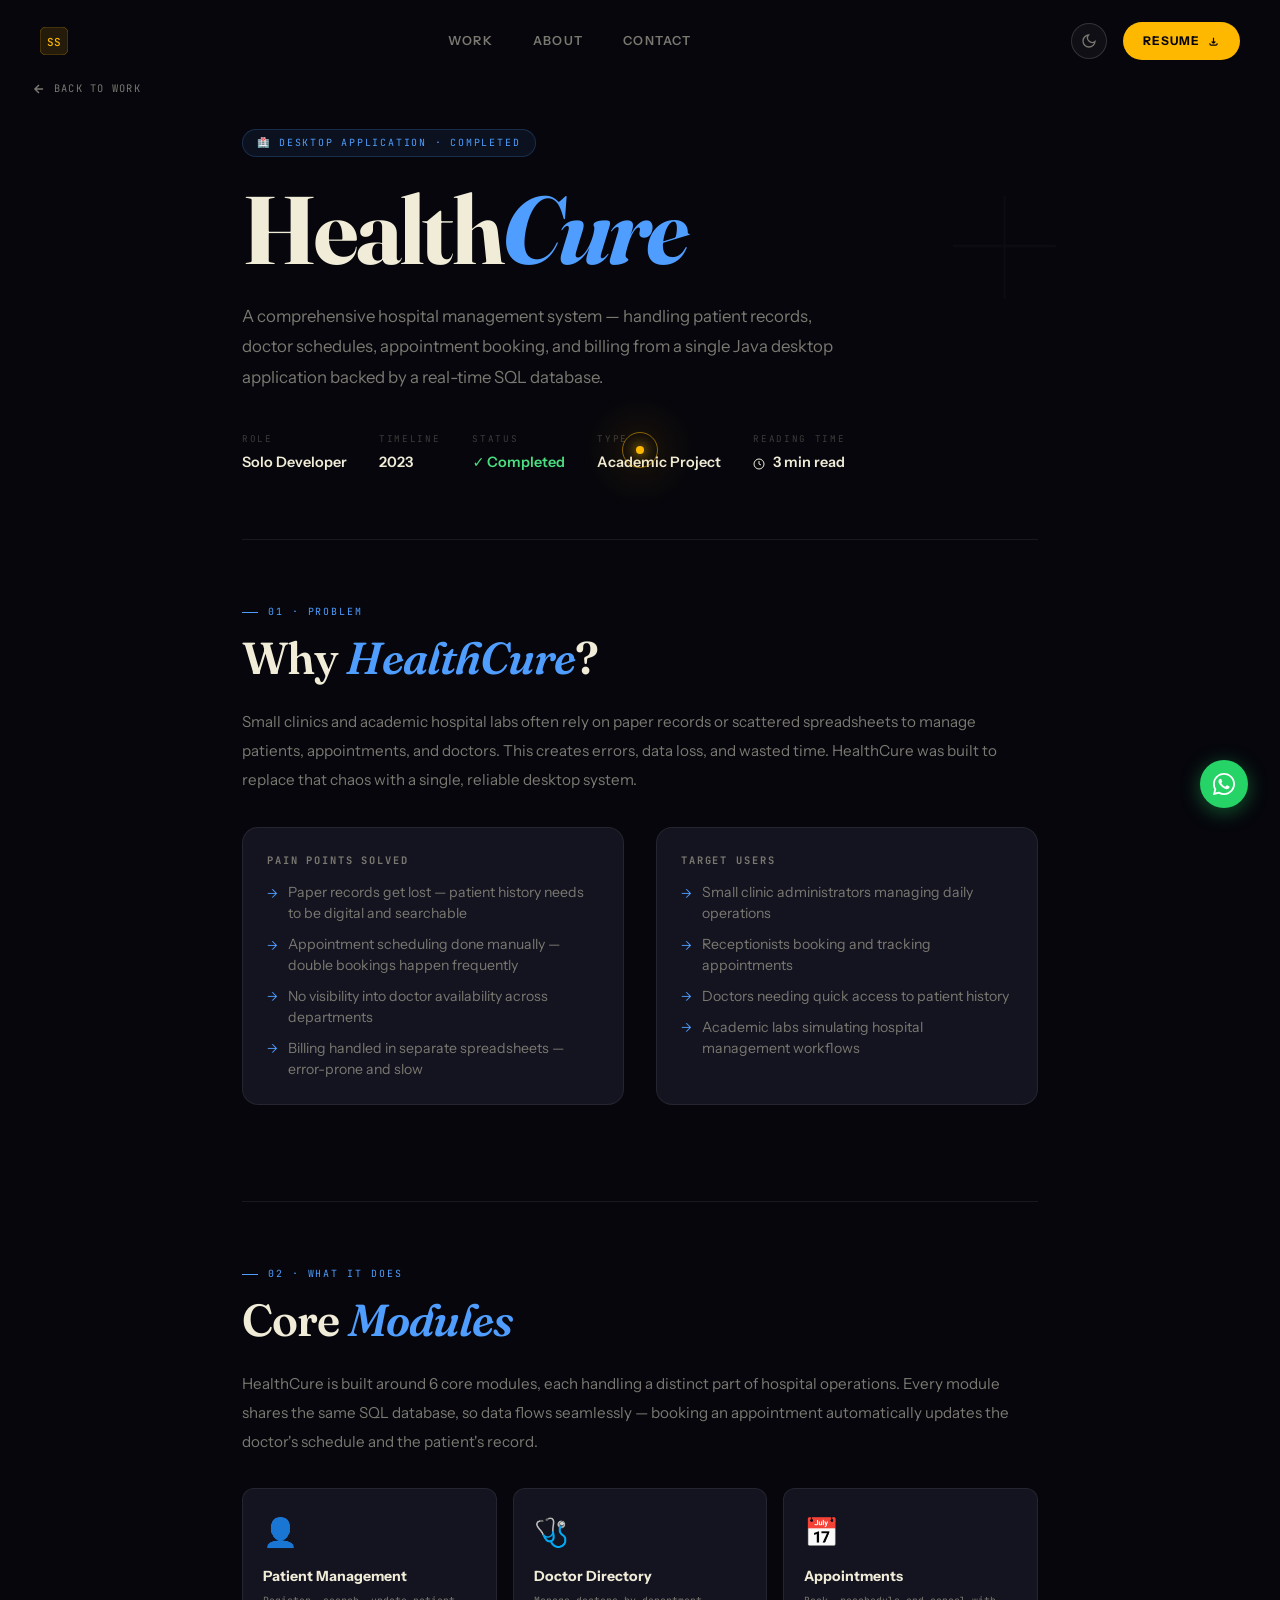
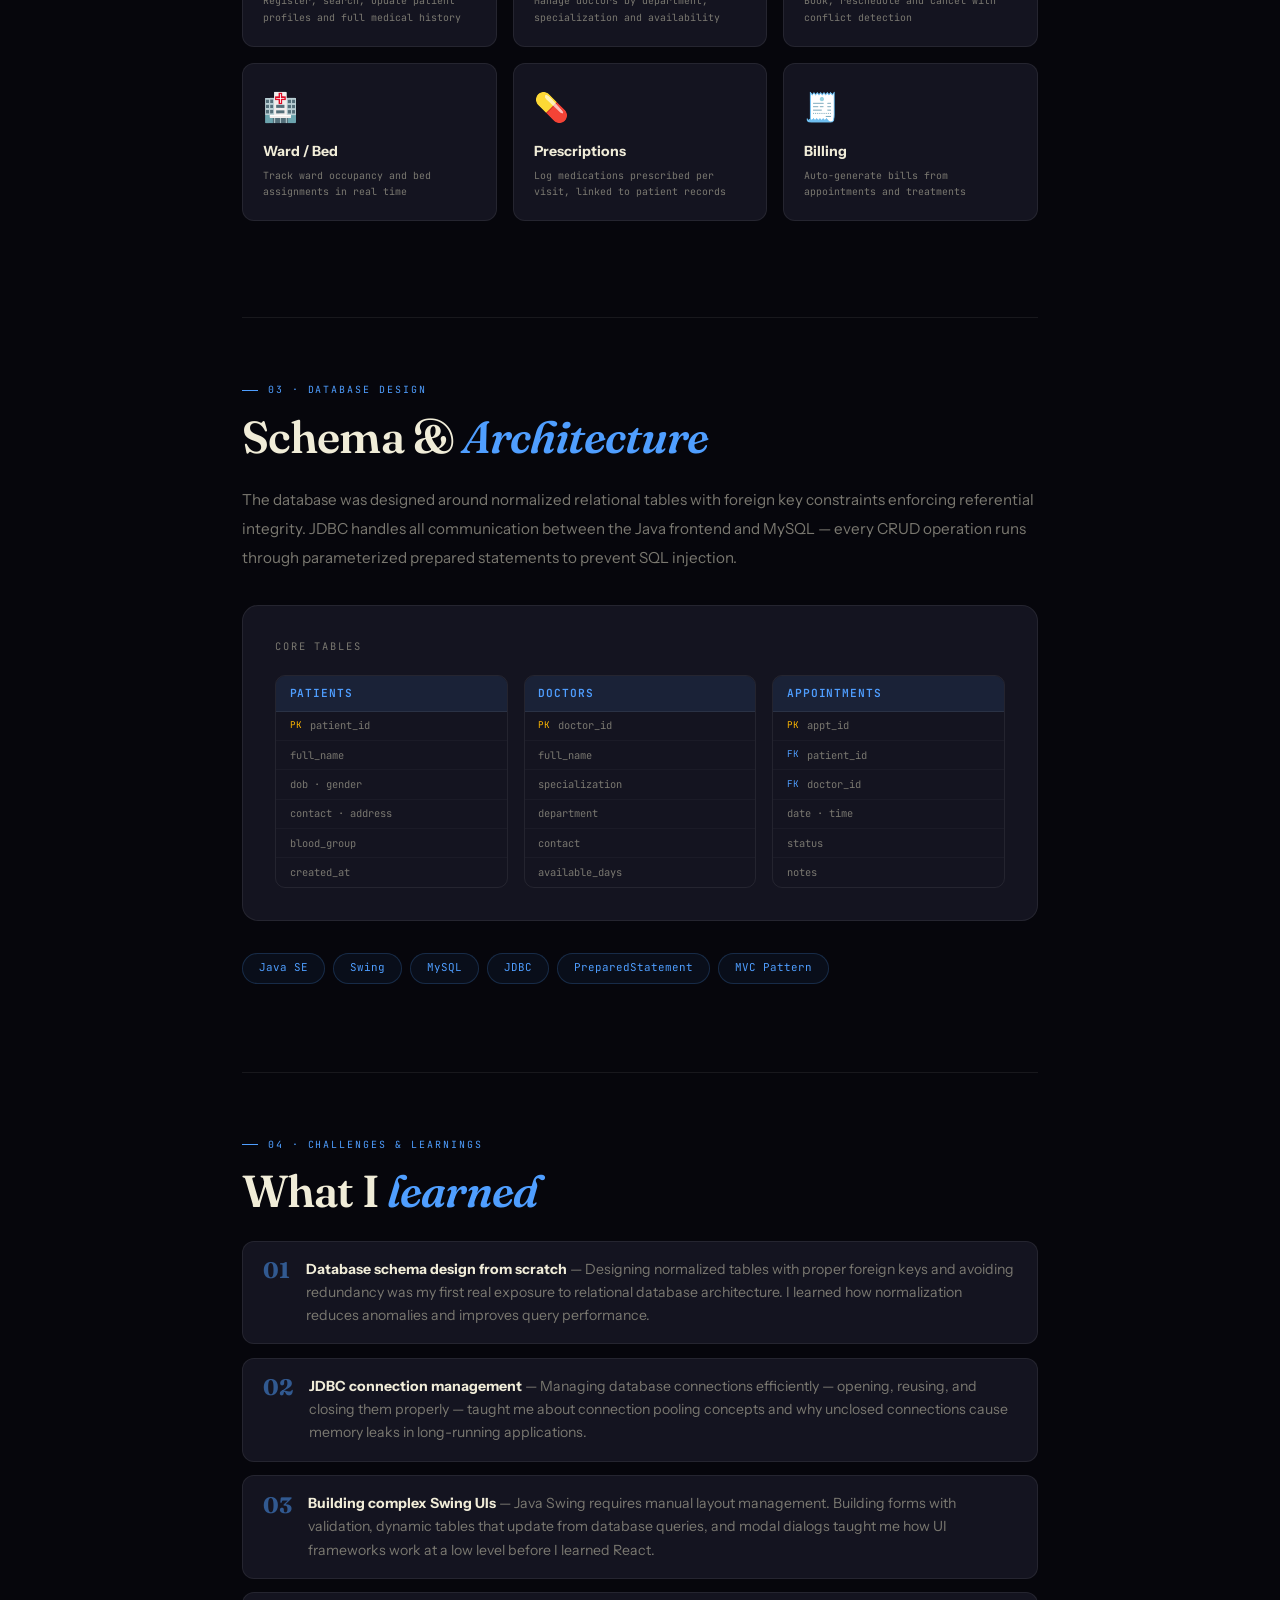
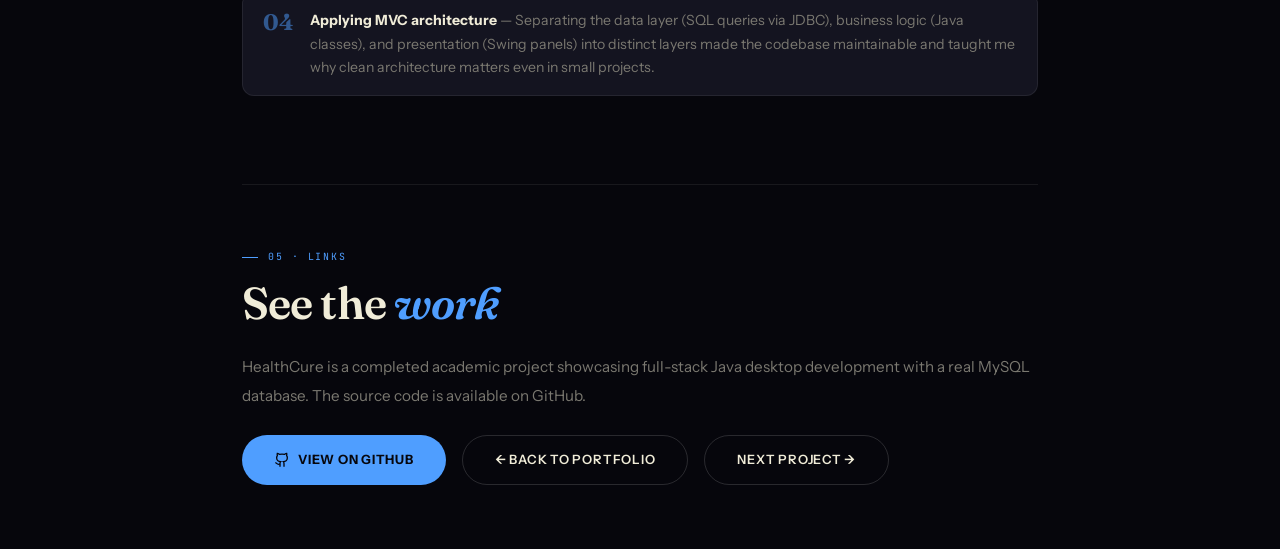
<file: Healthcure.html>
<!DOCTYPE html>
<html lang="en">
<head>
  <meta charset="UTF-8"/>
  <meta name="viewport" content="width=device-width, initial-scale=1.0"/>
  <title>HealthCure Case Study — Shivam Singh</title>
  <meta name="description" content="HealthCure — a full hospital management desktop app built in Java with Swing and SQL by Shivam Singh."/>
  <meta property="og:title"       content="HealthCure Case Study — Shivam Singh"/>
  <meta property="og:description" content="Hospital management system built with Java, Swing, SQL and JDBC."/>
  <meta property="og:type"        content="article"/>
  <link rel="icon" type="image/svg+xml" href="data:image/svg+xml,<svg xmlns='http://www.w3.org/2000/svg' viewBox='0 0 32 32'><rect width='32' height='32' rx='8' fill='%23FFB800'/><text x='16' y='22' text-anchor='middle' font-family='monospace' font-weight='bold' font-size='14' fill='%2306060c'>SS</text></svg>"/>
  <link rel="preconnect" href="https://fonts.googleapis.com"/>
  <link rel="preconnect" href="https://fonts.gstatic.com" crossorigin/>
  <link href="https://fonts.googleapis.com/css2?family=Fraunces:ital,opsz,wght@0,9..144,100..900;1,9..144,100..900&family=Instrument+Sans:wght@400;500;600;700&family=JetBrains+Mono:wght@300;400;500&display=swap" rel="stylesheet"/>
  <link rel="stylesheet" href="styles.css"/>
  <style>
    /* ── Case Study Shared Styles ── */
    .cs-wrap { max-width: 860px; margin: 0 auto; padding: 0 2rem; }

    .cs-back {
      position: fixed; top: 5rem; left: 2rem;
      display: inline-flex; align-items: center; gap: .5rem;
      font-family: var(--ff-mon); font-size: .65rem;
      letter-spacing: .12em; text-transform: uppercase;
      color: var(--ash); z-index: 100;
      transition: color .3s;
    }
    .cs-back:hover { color: var(--gold); }
    .cs-back:hover svg { transform: translateX(-3px); }
    .cs-back svg { transition: transform .3s; }

    /* Hero */
    .cs-hero {
      min-height: 60vh;
      display: flex; flex-direction: column;
      justify-content: flex-end;
      padding: 8rem 0 4rem;
      border-bottom: 1px solid var(--rim);
      position: relative;
    }
    /* Subtle medical cross watermark */
    .cs-hero::before {
      content: '+';
      position: absolute;
      right: -2rem; top: 6rem;
      font-family: var(--ff-ser);
      font-size: 18rem;
      font-weight: 700;
      color: rgba(255,255,255,.02);
      line-height: 1;
      pointer-events: none;
      user-select: none;
    }
    .cs-tag {
      display: inline-flex; align-items: center; gap: .5rem;
      font-family: var(--ff-mon); font-size: .62rem;
      letter-spacing: .18em; text-transform: uppercase;
      color: #4f9eff;
      background: rgba(79,158,255,.08);
      border: 1px solid rgba(79,158,255,.2);
      padding: .3rem .9rem; border-radius: 100px;
      margin-bottom: 1.5rem;
      width: fit-content;
    }
    .cs-hero-title {
      font-family: var(--ff-ser);
      font-size: clamp(3rem, 8vw, 6rem);
      font-weight: 700;
      line-height: 1.0;
      letter-spacing: -.03em;
      margin-bottom: 1.5rem;
    }
    .cs-hero-title em { font-style: italic; color: #4f9eff; }
    .cs-hero-sub {
      font-size: 1.05rem; color: var(--ash);
      line-height: 1.8; max-width: 600px;
      margin-bottom: 2.5rem;
    }
    .cs-meta { display: flex; flex-wrap: wrap; gap: 2rem; }
    .cs-meta-item { display: flex; flex-direction: column; gap: .25rem; }
    .cs-meta-label { font-family: var(--ff-mon); font-size: .58rem; letter-spacing: .18em; text-transform: uppercase; color: var(--dim); }
    .cs-meta-val { font-family: var(--ff-san); font-size: .9rem; font-weight: 600; color: var(--snow); }

    /* Sections */
    .cs-section { padding: 4rem 0; border-bottom: 1px solid var(--rim); }
    .cs-section:last-child { border-bottom: none; }
    .cs-section-label {
      font-family: var(--ff-mon); font-size: .62rem;
      letter-spacing: .2em; text-transform: uppercase;
      color: #4f9eff; margin-bottom: .75rem;
      display: flex; align-items: center; gap: .6rem;
    }
    .cs-section-label::before { content: ''; display: inline-block; width: 1rem; height: 1px; background: #4f9eff; }
    .cs-h2 {
      font-family: var(--ff-ser);
      font-size: clamp(1.8rem, 4vw, 2.8rem);
      font-weight: 600; letter-spacing: -.02em;
      color: var(--snow); margin-bottom: 1.5rem;
      line-height: 1.15;
    }
    .cs-h2 em { font-style: italic; color: #4f9eff; }
    .cs-p { font-size: .95rem; color: var(--ash); line-height: 1.9; margin-bottom: 1.2rem; }
    .cs-p strong { color: var(--snow); }

    /* Split cards */
    .cs-split { display: grid; grid-template-columns: 1fr 1fr; gap: 2rem; margin: 2rem 0; }
    @media(max-width: 640px) { .cs-split { grid-template-columns: 1fr; } }
    .cs-split-card { background: var(--card); border: 1px solid var(--rim); border-radius: 16px; padding: 1.5rem; }
    .cs-split-card h4 { font-family: var(--ff-mon); font-size: .65rem; letter-spacing: .18em; text-transform: uppercase; color: var(--ash); margin-bottom: .85rem; }
    .cs-split-card ul { list-style: none; display: flex; flex-direction: column; gap: .6rem; }
    .cs-split-card ul li { font-size: .88rem; color: var(--ash); line-height: 1.5; display: flex; gap: .6rem; align-items: flex-start; }
    .cs-split-card ul li::before { content: '→'; color: #4f9eff; flex-shrink: 0; font-size: .8rem; margin-top: .1rem; }

    /* Tech stack pills */
    .cs-stack { display: flex; flex-wrap: wrap; gap: .5rem; margin: 1.5rem 0; }
    .cs-stack span {
      font-family: var(--ff-mon); font-size: .68rem;
      padding: .35rem 1rem; border-radius: 100px;
      background: rgba(79,158,255,.06);
      border: 1px solid rgba(79,158,255,.2);
      color: #4f9eff;
    }

    /* Modules grid */
    .cs-modules { display: grid; grid-template-columns: repeat(3, 1fr); gap: 1rem; margin: 2rem 0; }
    @media(max-width: 640px) { .cs-modules { grid-template-columns: 1fr 1fr; } }
    .cs-module {
      background: var(--card); border: 1px solid var(--rim);
      border-radius: 12px; padding: 1.25rem;
      transition: border-color .3s, transform .3s;
    }
    .cs-module:hover { border-color: rgba(79,158,255,.3); transform: translateY(-3px); }
    .cs-module-icon { font-size: 1.75rem; margin-bottom: .6rem; }
    .cs-module-title { font-family: var(--ff-san); font-size: .88rem; font-weight: 700; color: var(--snow); margin-bottom: .3rem; }
    .cs-module-sub { font-family: var(--ff-mon); font-size: .62rem; color: var(--ash); }

    /* DB schema visual */
    .cs-schema {
      background: var(--card); border: 1px solid var(--rim);
      border-radius: 16px; padding: 2rem; margin: 2rem 0;
      font-family: var(--ff-mon);
    }
    .cs-schema-title { font-size: .65rem; letter-spacing: .18em; text-transform: uppercase; color: var(--ash); margin-bottom: 1.25rem; }
    .cs-tables { display: grid; grid-template-columns: repeat(3, 1fr); gap: 1rem; }
    @media(max-width: 640px) { .cs-tables { grid-template-columns: 1fr; } }
    .cs-table { border: 1px solid var(--rim); border-radius: 10px; overflow: hidden; }
    .cs-table-head {
      padding: .5rem .85rem;
      font-size: .7rem; font-weight: 600;
      letter-spacing: .08em;
      background: rgba(79,158,255,.1);
      color: #4f9eff;
      border-bottom: 1px solid var(--rim);
    }
    .cs-table-row {
      padding: .35rem .85rem;
      font-size: .65rem; color: var(--ash);
      border-bottom: 1px solid rgba(255,255,255,.03);
      display: flex; gap: .5rem; align-items: center;
    }
    .cs-table-row:last-child { border-bottom: none; }
    .cs-table-pk { color: var(--gold); font-size: .58rem; }
    .cs-table-fk { color: #4f9eff; font-size: .58rem; }

    /* Learnings */
    .cs-learnings { display: flex; flex-direction: column; gap: .85rem; margin: 1.5rem 0; }
    .cs-learning { display: flex; gap: 1rem; align-items: flex-start; padding: 1rem 1.25rem; background: var(--card); border: 1px solid var(--rim); border-radius: 12px; }
    .cs-learning-num { font-family: var(--ff-ser); font-size: 1.4rem; font-weight: 700; color: #4f9eff; opacity: .5; flex-shrink: 0; line-height: 1; margin-top: .1rem; }
    .cs-learning-text { font-size: .88rem; color: var(--ash); line-height: 1.65; }
    .cs-learning-text strong { color: var(--snow); }

    /* Buttons */
    .cs-cta-row { display: flex; gap: 1rem; flex-wrap: wrap; margin-top: 1.5rem; }
    .cs-btn-primary {
      display: inline-flex; align-items: center; gap: .5rem;
      padding: .85rem 2rem; border-radius: 100px;
      background: #4f9eff; color: #06060c;
      font-family: var(--ff-san); font-size: .8rem;
      font-weight: 700; letter-spacing: .06em; text-transform: uppercase;
      transition: all .3s var(--spring);
    }
    .cs-btn-primary:hover { transform: translateY(-3px); box-shadow: 0 10px 28px rgba(79,158,255,.4); }
    .cs-btn-secondary {
      display: inline-flex; align-items: center; gap: .5rem;
      padding: .85rem 2rem; border-radius: 100px;
      border: 1px solid var(--rim-h); color: var(--snow);
      font-family: var(--ff-san); font-size: .8rem;
      font-weight: 600; letter-spacing: .06em; text-transform: uppercase;
      transition: all .3s var(--spring);
    }
    .cs-btn-secondary:hover { border-color: #4f9eff; color: #4f9eff; transform: translateY(-3px); }
  </style>
</head>
<body>
  <div class="page-transition" id="page-transition"></div>

  <!-- ░ CURSOR -->
  <div id="c-dot"></div>
  <div id="c-ring"></div>
  <div id="c-trail"></div>

  <nav id="nav">
    <a href="index.html" class="nav-logo">
      <svg width="28" height="28" viewBox="0 0 28 28" fill="none">
        <rect width="28" height="28" rx="6" fill="rgba(255,184,0,0.12)" stroke="rgba(255,184,0,0.3)" stroke-width="1"/>
        <text x="14" y="19" text-anchor="middle" fill="#FFB800" font-size="11" font-family="JetBrains Mono" font-weight="500">SS</text>
      </svg>
    </a>
    <div class="nav-center">
      <a href="index.html#work"    class="nl">Work</a>
      <a href="index.html#about"   class="nl">About</a>
      <a href="index.html#contact" class="nl">Contact</a>
    </div>
    <div class="nav-right">
      <button class="theme-toggle" id="theme-toggle" aria-label="Toggle theme">
        <svg class="theme-icon-dark" width="16" height="16" viewBox="0 0 24 24" fill="none" stroke="currentColor" stroke-width="2"><path d="M21 12.79A9 9 0 1 1 11.21 3 7 7 0 0 0 21 12.79z"/></svg>
        <svg class="theme-icon-light" width="16" height="16" viewBox="0 0 24 24" fill="none" stroke="currentColor" stroke-width="2"><circle cx="12" cy="12" r="5"/><path d="M12 1v2M12 21v2M4.22 4.22l1.42 1.42M18.36 18.36l1.42 1.42M1 12h2M21 12h2M4.22 19.78l1.42-1.42M18.36 5.64l1.42-1.42"/></svg>
      </button>
      <a href="public/Shivam_Singh_Resume.pdf" download class="nav-resume">
        <span>Resume</span>
        <svg width="11" height="11" viewBox="0 0 24 24" fill="none" stroke="currentColor" stroke-width="2.5"><path d="M4 16v1a3 3 0 003 3h10a3 3 0 003-3v-1m-4-4l-4 4m0 0l-4-4m4 4V4"/></svg>
      </a>
    </div>
  </nav>

  <main>
    <div class="cs-wrap">

      <a href="index.html#work" class="cs-back">
        <svg width="14" height="14" viewBox="0 0 24 24" fill="none" stroke="currentColor" stroke-width="2.5"><path d="M19 12H5M12 5l-7 7 7 7"/></svg>
        Back to Work
      </a>

      <!-- ── HERO ── -->
      <div class="cs-hero">
        <div class="cs-tag">🏥 Desktop Application · Completed</div>
        <h1 class="cs-hero-title">Health<em>Cure</em></h1>
        <p class="cs-hero-sub">A comprehensive hospital management system — handling patient records, doctor schedules, appointment booking, and billing from a single Java desktop application backed by a real-time SQL database.</p>
        <div class="cs-meta">
          <div class="cs-meta-item">
            <span class="cs-meta-label">Role</span>
            <span class="cs-meta-val">Solo Developer</span>
          </div>
          <div class="cs-meta-item">
            <span class="cs-meta-label">Timeline</span>
            <span class="cs-meta-val">2023</span>
          </div>
          <div class="cs-meta-item">
            <span class="cs-meta-label">Status</span>
            <span class="cs-meta-val" style="color:#4ade80">✓ Completed</span>
          </div>
          <div class="cs-meta-item">
            <span class="cs-meta-label">Type</span>
            <span class="cs-meta-val">Academic Project</span>
          </div>
          <div class="cs-meta-item">
            <span class="cs-meta-label">Reading Time</span>
            <span class="cs-meta-val">
              <svg width="12" height="12" viewBox="0 0 24 24" fill="none" stroke="currentColor" stroke-width="2" style="margin-right:.3rem;vertical-align:middle"><circle cx="12" cy="12" r="10"/><polyline points="12 6 12 12 16 14"/></svg>
              <span id="read-time-val">4 min read</span>
            </span>
          </div>
        </div>
      </div>

      <!-- ── PROBLEM ── -->
      <div class="cs-section">
        <div class="cs-section-label">01 · Problem</div>
        <h2 class="cs-h2">Why <em>HealthCure</em>?</h2>
        <p class="cs-p">Small clinics and academic hospital labs often rely on paper records or scattered spreadsheets to manage patients, appointments, and doctors. This creates errors, data loss, and wasted time. HealthCure was built to replace that chaos with a single, reliable desktop system.</p>
        <div class="cs-split">
          <div class="cs-split-card">
            <h4>Pain Points Solved</h4>
            <ul>
              <li>Paper records get lost — patient history needs to be digital and searchable</li>
              <li>Appointment scheduling done manually — double bookings happen frequently</li>
              <li>No visibility into doctor availability across departments</li>
              <li>Billing handled in separate spreadsheets — error-prone and slow</li>
            </ul>
          </div>
          <div class="cs-split-card">
            <h4>Target Users</h4>
            <ul>
              <li>Small clinic administrators managing daily operations</li>
              <li>Receptionists booking and tracking appointments</li>
              <li>Doctors needing quick access to patient history</li>
              <li>Academic labs simulating hospital management workflows</li>
            </ul>
          </div>
        </div>
      </div>

      <!-- ── FEATURES ── -->
      <div class="cs-section">
        <div class="cs-section-label">02 · What It Does</div>
        <h2 class="cs-h2">Core <em>Modules</em></h2>
        <p class="cs-p">HealthCure is built around 6 core modules, each handling a distinct part of hospital operations. Every module shares the same SQL database, so data flows seamlessly — booking an appointment automatically updates the doctor's schedule and the patient's record.</p>
        <div class="cs-modules">
          <div class="cs-module">
            <div class="cs-module-icon">👤</div>
            <div class="cs-module-title">Patient Management</div>
            <div class="cs-module-sub">Register, search, update patient profiles and full medical history</div>
          </div>
          <div class="cs-module">
            <div class="cs-module-icon">🩺</div>
            <div class="cs-module-title">Doctor Directory</div>
            <div class="cs-module-sub">Manage doctors by department, specialization and availability</div>
          </div>
          <div class="cs-module">
            <div class="cs-module-icon">📅</div>
            <div class="cs-module-title">Appointments</div>
            <div class="cs-module-sub">Book, reschedule and cancel with conflict detection</div>
          </div>
          <div class="cs-module">
            <div class="cs-module-icon">🏥</div>
            <div class="cs-module-title">Ward / Bed</div>
            <div class="cs-module-sub">Track ward occupancy and bed assignments in real time</div>
          </div>
          <div class="cs-module">
            <div class="cs-module-icon">💊</div>
            <div class="cs-module-title">Prescriptions</div>
            <div class="cs-module-sub">Log medications prescribed per visit, linked to patient records</div>
          </div>
          <div class="cs-module">
            <div class="cs-module-icon">🧾</div>
            <div class="cs-module-title">Billing</div>
            <div class="cs-module-sub">Auto-generate bills from appointments and treatments</div>
          </div>
        </div>
      </div>

      <!-- ── DATABASE ── -->
      <div class="cs-section">
        <div class="cs-section-label">03 · Database Design</div>
        <h2 class="cs-h2">Schema &amp; <em>Architecture</em></h2>
        <p class="cs-p">The database was designed around normalized relational tables with foreign key constraints enforcing referential integrity. JDBC handles all communication between the Java frontend and MySQL — every CRUD operation runs through parameterized prepared statements to prevent SQL injection.</p>
        <div class="cs-schema">
          <div class="cs-schema-title">Core Tables</div>
          <div class="cs-tables">
            <div class="cs-table">
              <div class="cs-table-head">PATIENTS</div>
              <div class="cs-table-row"><span class="cs-table-pk">PK</span> patient_id</div>
              <div class="cs-table-row">full_name</div>
              <div class="cs-table-row">dob · gender</div>
              <div class="cs-table-row">contact · address</div>
              <div class="cs-table-row">blood_group</div>
              <div class="cs-table-row">created_at</div>
            </div>
            <div class="cs-table">
              <div class="cs-table-head">DOCTORS</div>
              <div class="cs-table-row"><span class="cs-table-pk">PK</span> doctor_id</div>
              <div class="cs-table-row">full_name</div>
              <div class="cs-table-row">specialization</div>
              <div class="cs-table-row">department</div>
              <div class="cs-table-row">contact</div>
              <div class="cs-table-row">available_days</div>
            </div>
            <div class="cs-table">
              <div class="cs-table-head">APPOINTMENTS</div>
              <div class="cs-table-row"><span class="cs-table-pk">PK</span> appt_id</div>
              <div class="cs-table-row"><span class="cs-table-fk">FK</span> patient_id</div>
              <div class="cs-table-row"><span class="cs-table-fk">FK</span> doctor_id</div>
              <div class="cs-table-row">date · time</div>
              <div class="cs-table-row">status</div>
              <div class="cs-table-row">notes</div>
            </div>
          </div>
        </div>
        <div class="cs-stack">
          <span>Java SE</span><span>Swing</span><span>MySQL</span>
          <span>JDBC</span><span>PreparedStatement</span><span>MVC Pattern</span>
        </div>
      </div>

      <!-- ── LEARNINGS ── -->
      <div class="cs-section">
        <div class="cs-section-label">04 · Challenges &amp; Learnings</div>
        <h2 class="cs-h2">What I <em>learned</em></h2>
        <div class="cs-learnings">
          <div class="cs-learning">
            <div class="cs-learning-num">01</div>
            <div class="cs-learning-text"><strong>Database schema design from scratch</strong> — Designing normalized tables with proper foreign keys and avoiding redundancy was my first real exposure to relational database architecture. I learned how normalization reduces anomalies and improves query performance.</div>
          </div>
          <div class="cs-learning">
            <div class="cs-learning-num">02</div>
            <div class="cs-learning-text"><strong>JDBC connection management</strong> — Managing database connections efficiently — opening, reusing, and closing them properly — taught me about connection pooling concepts and why unclosed connections cause memory leaks in long-running applications.</div>
          </div>
          <div class="cs-learning">
            <div class="cs-learning-num">03</div>
            <div class="cs-learning-text"><strong>Building complex Swing UIs</strong> — Java Swing requires manual layout management. Building forms with validation, dynamic tables that update from database queries, and modal dialogs taught me how UI frameworks work at a low level before I learned React.</div>
          </div>
          <div class="cs-learning">
            <div class="cs-learning-num">04</div>
            <div class="cs-learning-text"><strong>Applying MVC architecture</strong> — Separating the data layer (SQL queries via JDBC), business logic (Java classes), and presentation (Swing panels) into distinct layers made the codebase maintainable and taught me why clean architecture matters even in small projects.</div>
          </div>
        </div>
      </div>

      <!-- ── CTA ── -->
      <div class="cs-section">
        <div class="cs-section-label">05 · Links</div>
        <h2 class="cs-h2">See the <em>work</em></h2>
        <p class="cs-p">HealthCure is a completed academic project showcasing full-stack Java desktop development with a real MySQL database. The source code is available on GitHub.</p>
        <div class="cs-cta-row">
          <a href="https://github.com/Shivam-Singh-Hash" target="_blank" class="cs-btn-primary">
            <svg width="16" height="16" viewBox="0 0 24 24" fill="none" stroke="currentColor" stroke-width="2"><path d="M15 22v-4a4.8 4.8 0 0 0-1-3.5c3 0 6-2 6-5.5.08-1.25-.27-2.48-1-3.5.28-1.15.28-2.35 0-3.5 0 0-1 0-3 1.5-2.64-.5-5.36-.5-8 0C6 2 5 2 5 2c-.3 1.15-.3 2.35 0 3.5A5.403 5.403 0 0 0 4 9c0 3.5 3 5.5 6 5.5-.39.49-.68 1.05-.85 1.65-.17.6-.22 1.23-.15 1.85v4"/><path d="M9 18c-4.51 2-5-2-7-2"/></svg>
            View on GitHub
          </a>
          <a href="index.html#work" class="cs-btn-secondary">← Back to Portfolio</a>
          <a href="skillbridge.html" class="cs-btn-secondary">Next Project →</a>
        </div>
      </div>

    </div>
  </main>

  <!-- ░ FLOATING BUTTONS -->
  <div class="floating-btns">
    <a href="https://wa.me/919451318146?text=Hi%20Shivam%2C%20I%20saw%20your%20portfolio!" target="_blank" rel="noreferrer" class="fab fab--wa" aria-label="WhatsApp">
      <svg width="22" height="22" viewBox="0 0 24 24" fill="currentColor"><path d="M17.472 14.382c-.297-.149-1.758-.867-2.03-.967-.273-.099-.471-.148-.67.15-.197.297-.767.966-.94 1.164-.173.199-.347.223-.644.075-.297-.15-1.255-.463-2.39-1.475-.883-.788-1.48-1.761-1.653-2.059-.173-.297-.018-.458.13-.606.134-.133.298-.347.446-.52.149-.174.198-.298.298-.497.099-.198.05-.371-.025-.52-.075-.149-.669-1.612-.916-2.207-.242-.579-.487-.5-.669-.51-.173-.008-.371-.01-.57-.01-.198 0-.52.074-.792.372-.272.297-1.04 1.016-1.04 2.479 0 1.462 1.065 2.875 1.213 3.074.149.198 2.096 3.2 5.077 4.487.709.306 1.262.489 1.694.625.712.227 1.36.195 1.871.118.571-.085 1.758-.719 2.006-1.413.248-.694.248-1.289.173-1.413-.074-.124-.272-.198-.57-.347z"/><path d="M12 0C5.373 0 0 5.373 0 12c0 2.124.554 4.118 1.528 5.847L.057 23.428a.5.5 0 0 0 .623.603l5.699-1.495A11.95 11.95 0 0 0 12 24c6.627 0 12-5.373 12-12S18.627 0 12 0zm0 22c-1.907 0-3.686-.528-5.205-1.437l-.371-.22-3.862 1.013 1.03-3.727-.242-.386A9.956 9.956 0 0 1 2 12C2 6.477 6.477 2 12 2s10 4.477 10 10-4.477 10-10 10z"/></svg>
    </a>
    <button class="fab fab--top" id="back-to-top" aria-label="Back to top">
      <svg width="18" height="18" viewBox="0 0 24 24" fill="none" stroke="currentColor" stroke-width="2.5"><path d="M12 19V5M5 12l7-7 7 7"/></svg>
    </button>
  </div>
  <div class="copy-toast" id="copy-toast">✓ Email copied!</div>

  <script>
    (function() {
      const content = document.querySelector('main');
      if(!content) return;
      const words = (content.innerText || content.textContent || '').trim().split(/\s+/).length;
      const el = document.getElementById('read-time-val');
      if(el) el.textContent = Math.max(1, Math.round(words / 200)) + ' min read';
    })();
  </script>
  <script src="script.js"></script>
</body>
</html>
</file>
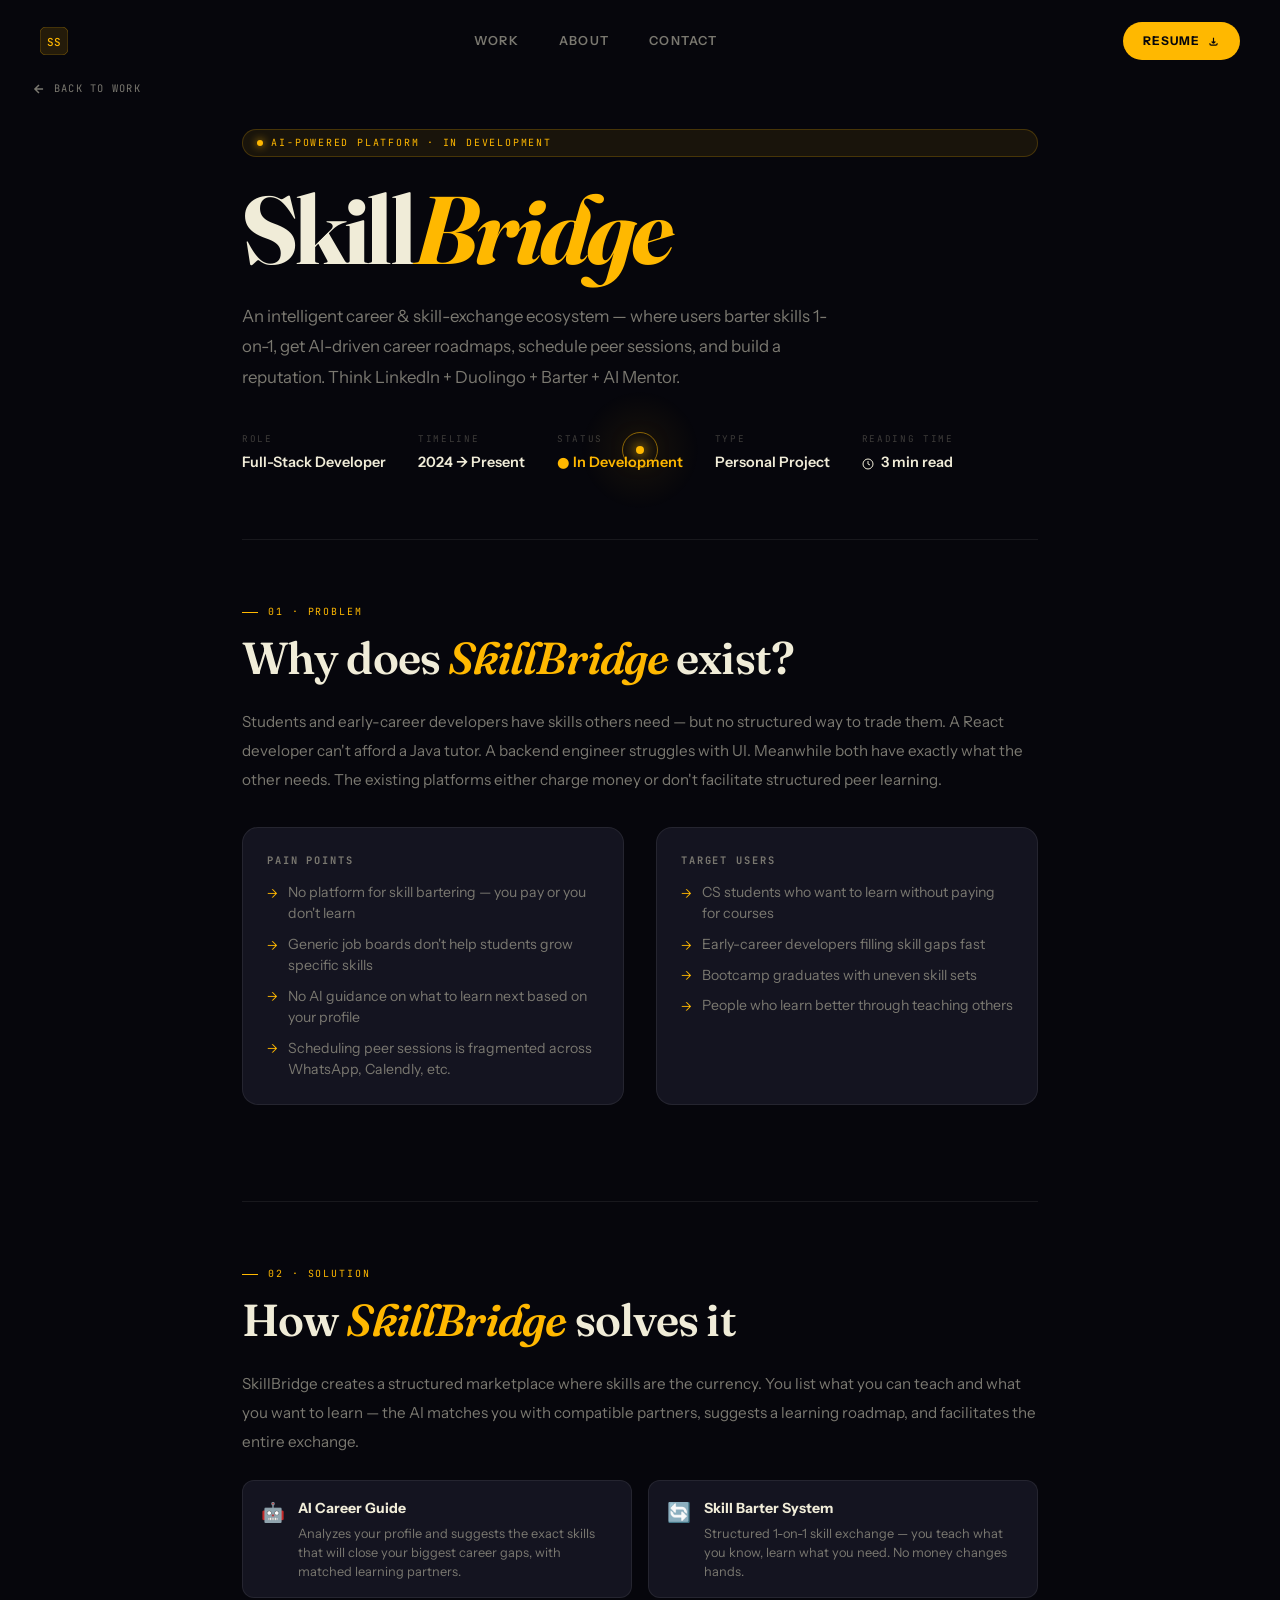
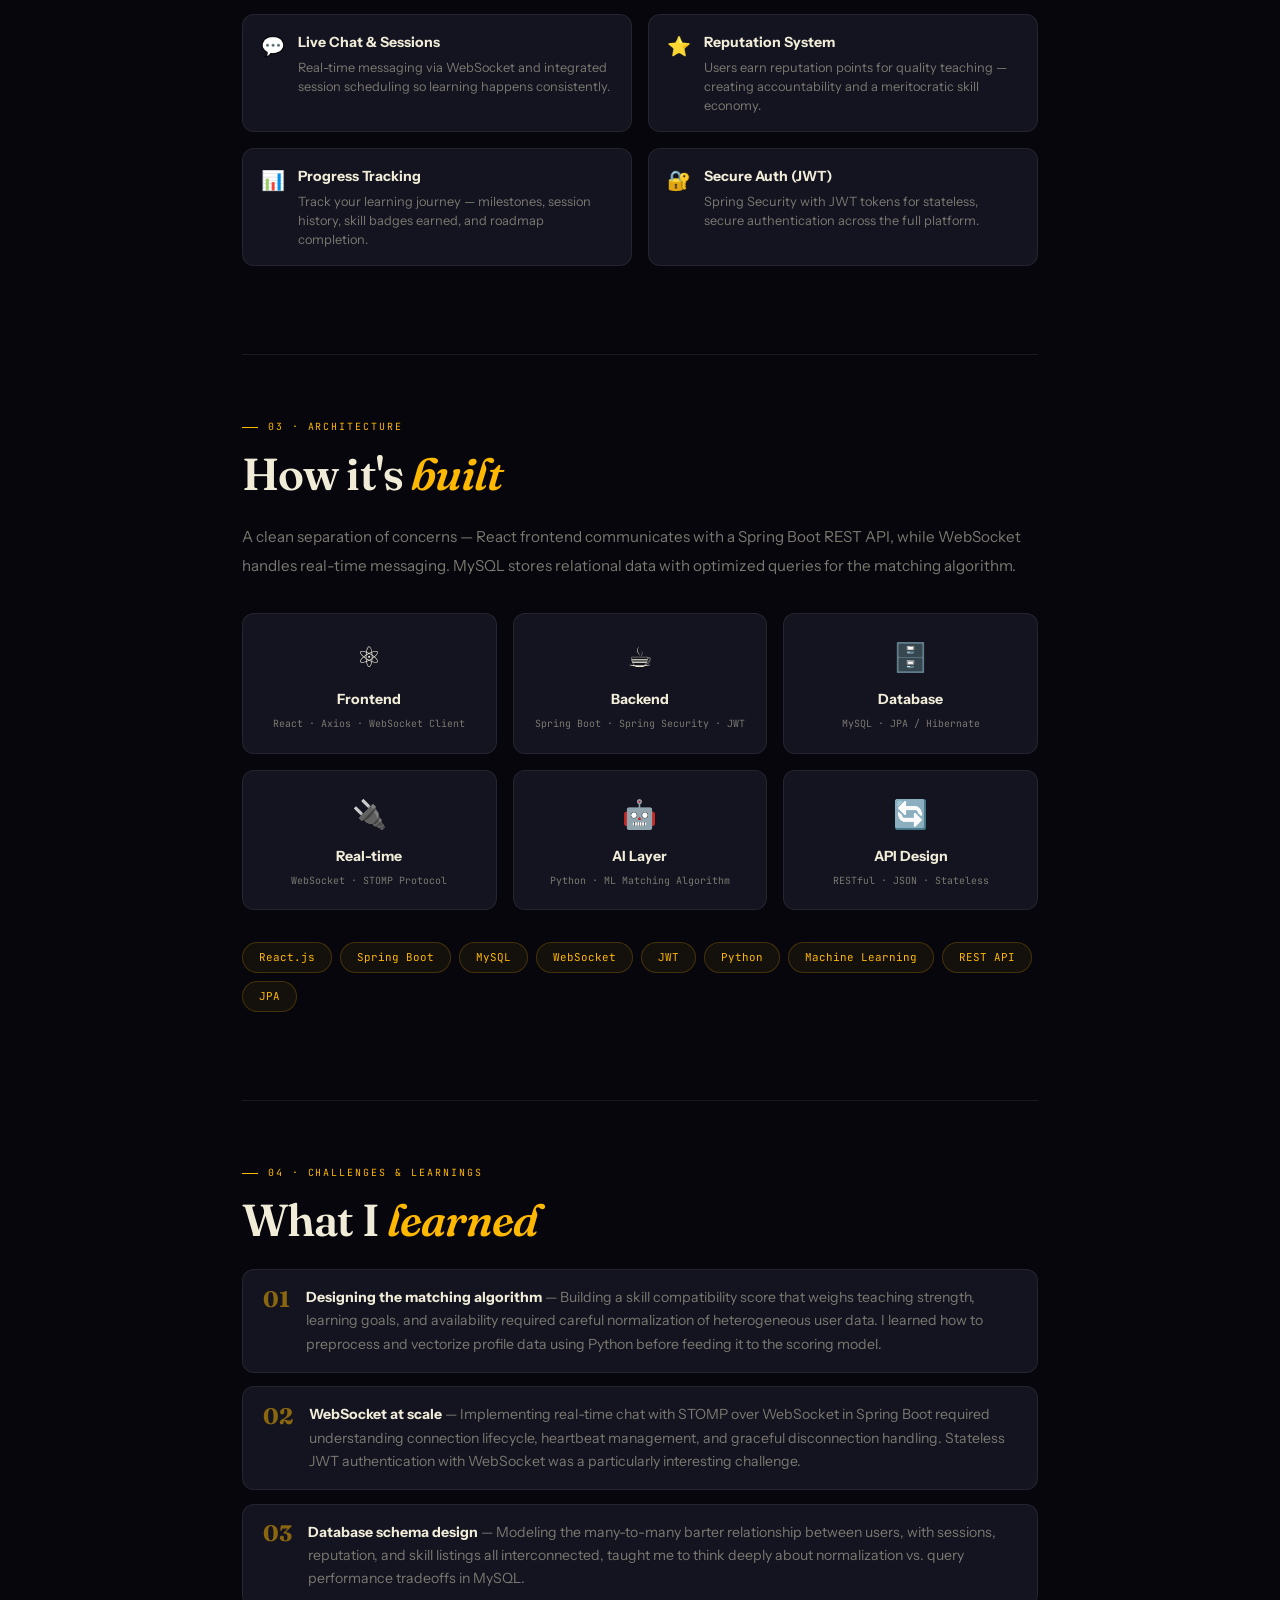
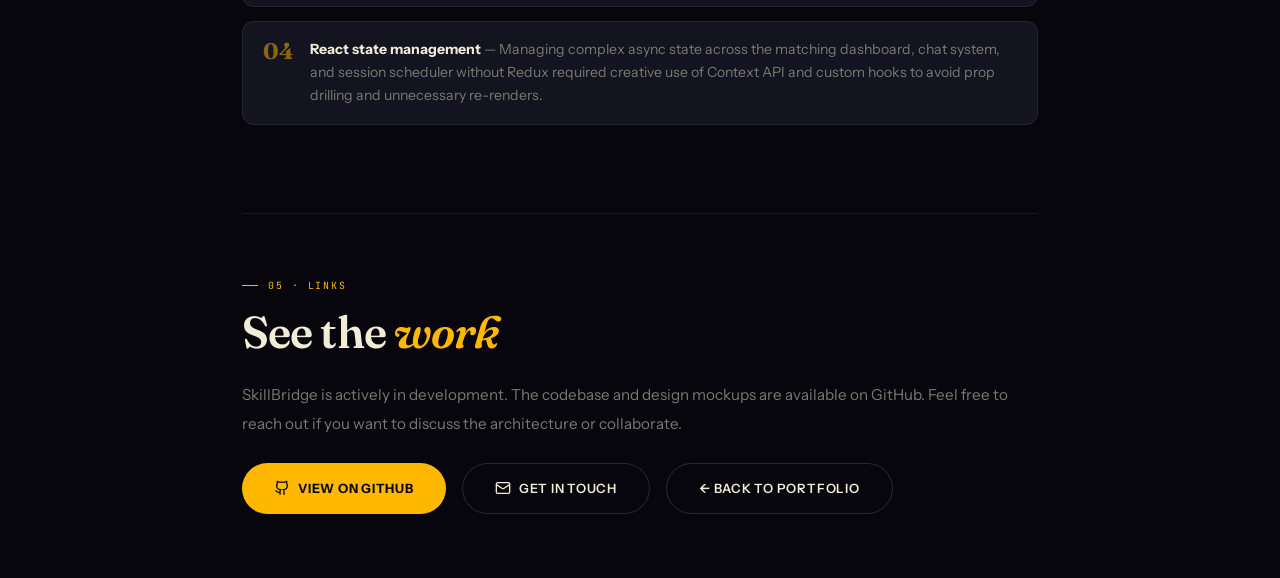
<file: Skillbridge.html>
<!DOCTYPE html>
<html lang="en">
<head>
  <meta charset="UTF-8"/>
  <meta name="viewport" content="width=device-width, initial-scale=1.0"/>
  <title>SkillBridge — Case Study · Shivam Singh</title>
  <link rel="preconnect" href="https://fonts.googleapis.com"/>
  <link rel="preconnect" href="https://fonts.gstatic.com" crossorigin/>
  <link href="https://fonts.googleapis.com/css2?family=Fraunces:ital,opsz,wght@0,9..144,100..900;1,9..144,100..900&family=Instrument+Sans:wght@400;500;600;700&family=JetBrains+Mono:wght@300;400;500&display=swap" rel="stylesheet"/>
  <link rel="stylesheet" href="styles.css"/>
  <style>
    /* ── Case Study Page Styles ── */
    .cs-wrap { max-width: 860px; margin: 0 auto; padding: 0 2rem; }

    /* Hero */
    .cs-hero {
      min-height: 60vh;
      display: flex; flex-direction: column;
      justify-content: flex-end;
      padding: 8rem 0 4rem;
      position: relative;
      border-bottom: 1px solid var(--rim);
    }
    .cs-back {
      position: fixed; top: 5rem; left: 2rem;
      display: inline-flex; align-items: center; gap: .5rem;
      font-family: var(--ff-mon); font-size: .65rem;
      letter-spacing: .12em; text-transform: uppercase;
      color: var(--ash); z-index: 100;
      transition: color .3s;
    }
    .cs-back:hover { color: var(--gold); }
    .cs-back svg { transition: transform .3s; }
    .cs-back:hover svg { transform: translateX(-3px); }

    .cs-tag {
      display: inline-flex; align-items: center; gap: .5rem;
      font-family: var(--ff-mon); font-size: .62rem;
      letter-spacing: .18em; text-transform: uppercase;
      color: var(--gold);
      background: rgba(255,184,0,.08);
      border: 1px solid rgba(255,184,0,.2);
      padding: .3rem .9rem; border-radius: 100px;
      margin-bottom: 1.5rem;
    }
    .cs-hero-title {
      font-family: var(--ff-ser);
      font-size: clamp(3rem, 8vw, 6rem);
      font-weight: 700;
      line-height: 1.0;
      letter-spacing: -.03em;
      margin-bottom: 1.5rem;
    }
    .cs-hero-title em { font-style: italic; color: var(--gold); }
    .cs-hero-sub {
      font-size: 1.05rem;
      color: var(--ash);
      line-height: 1.8;
      max-width: 600px;
      margin-bottom: 2.5rem;
    }
    .cs-meta {
      display: flex; flex-wrap: wrap; gap: 2rem;
    }
    .cs-meta-item { display: flex; flex-direction: column; gap: .25rem; }
    .cs-meta-label { font-family: var(--ff-mon); font-size: .58rem; letter-spacing: .18em; text-transform: uppercase; color: var(--dim); }
    .cs-meta-val { font-family: var(--ff-san); font-size: .9rem; font-weight: 600; color: var(--snow); }

    /* Section */
    .cs-section { padding: 4rem 0; border-bottom: 1px solid var(--rim); }
    .cs-section:last-child { border-bottom: none; }
    .cs-section-label {
      font-family: var(--ff-mon); font-size: .62rem;
      letter-spacing: .2em; text-transform: uppercase;
      color: var(--gold); margin-bottom: .75rem;
      display: flex; align-items: center; gap: .6rem;
    }
    .cs-section-label::before { content: ''; display: inline-block; width: 1rem; height: 1px; background: var(--gold); }
    .cs-h2 {
      font-family: var(--ff-ser);
      font-size: clamp(1.8rem, 4vw, 2.8rem);
      font-weight: 600; letter-spacing: -.02em;
      color: var(--snow); margin-bottom: 1.5rem;
      line-height: 1.15;
    }
    .cs-h2 em { font-style: italic; color: var(--gold); }
    .cs-p {
      font-size: .95rem; color: var(--ash);
      line-height: 1.9; margin-bottom: 1.2rem;
    }
    .cs-p strong { color: var(--snow); }

    /* Problem / Solution split */
    .cs-split { display: grid; grid-template-columns: 1fr 1fr; gap: 2rem; margin: 2rem 0; }
    @media(max-width: 640px) { .cs-split { grid-template-columns: 1fr; } }
    .cs-split-card {
      background: var(--card); border: 1px solid var(--rim);
      border-radius: 16px; padding: 1.5rem;
    }
    .cs-split-card h4 {
      font-family: var(--ff-mon); font-size: .65rem;
      letter-spacing: .18em; text-transform: uppercase;
      color: var(--ash); margin-bottom: .85rem;
    }
    .cs-split-card ul { list-style: none; display: flex; flex-direction: column; gap: .6rem; }
    .cs-split-card ul li {
      font-size: .88rem; color: var(--ash); line-height: 1.5;
      display: flex; gap: .6rem; align-items: flex-start;
    }
    .cs-split-card ul li::before { content: '→'; color: var(--gold); flex-shrink: 0; font-size: .8rem; margin-top: .1rem; }

    /* Tech stack */
    .cs-stack { display: flex; flex-wrap: wrap; gap: .5rem; margin: 1.5rem 0; }
    .cs-stack span {
      font-family: var(--ff-mon); font-size: .68rem;
      padding: .35rem 1rem; border-radius: 100px;
      background: rgba(255,184,0,.06);
      border: 1px solid rgba(255,184,0,.2);
      color: var(--gold);
    }

    /* Architecture diagram boxes */
    .cs-arch {
      display: grid; grid-template-columns: repeat(3, 1fr);
      gap: 1rem; margin: 2rem 0;
    }
    @media(max-width: 640px) { .cs-arch { grid-template-columns: 1fr; } }
    .cs-arch-box {
      background: var(--card); border: 1px solid var(--rim);
      border-radius: 12px; padding: 1.25rem;
      text-align: center;
      transition: border-color .3s, transform .3s;
    }
    .cs-arch-box:hover { border-color: var(--rim-h); transform: translateY(-3px); }
    .cs-arch-icon { font-size: 1.75rem; margin-bottom: .5rem; }
    .cs-arch-title { font-family: var(--ff-san); font-size: .88rem; font-weight: 700; color: var(--snow); margin-bottom: .3rem; }
    .cs-arch-sub { font-family: var(--ff-mon); font-size: .62rem; color: var(--ash); }

    /* Feature list */
    .cs-features { display: grid; grid-template-columns: 1fr 1fr; gap: 1rem; margin: 1.5rem 0; }
    @media(max-width: 640px) { .cs-features { grid-template-columns: 1fr; } }
    .cs-feature {
      display: flex; gap: .85rem; align-items: flex-start;
      padding: 1rem 1.1rem;
      background: var(--card); border: 1px solid var(--rim);
      border-radius: 12px;
    }
    .cs-feature-icon { font-size: 1.2rem; flex-shrink: 0; }
    .cs-feature-title { font-family: var(--ff-san); font-size: .88rem; font-weight: 700; color: var(--snow); margin-bottom: .2rem; }
    .cs-feature-body { font-size: .8rem; color: var(--ash); line-height: 1.5; }

    /* Learnings */
    .cs-learnings { display: flex; flex-direction: column; gap: .85rem; margin: 1.5rem 0; }
    .cs-learning {
      display: flex; gap: 1rem; align-items: flex-start;
      padding: 1rem 1.25rem;
      background: var(--card); border: 1px solid var(--rim);
      border-radius: 12px;
    }
    .cs-learning-num {
      font-family: var(--ff-ser); font-size: 1.4rem;
      font-weight: 700; color: var(--gold); opacity: .5;
      flex-shrink: 0; line-height: 1; margin-top: .1rem;
    }
    .cs-learning-text { font-size: .88rem; color: var(--ash); line-height: 1.65; }
    .cs-learning-text strong { color: var(--snow); }

    /* CTA */
    .cs-cta-row {
      display: flex; gap: 1rem; flex-wrap: wrap;
      margin-top: 1.5rem;
    }
    .cs-btn-primary {
      display: inline-flex; align-items: center; gap: .5rem;
      padding: .85rem 2rem; border-radius: 100px;
      background: var(--gold); color: var(--black);
      font-family: var(--ff-san); font-size: .8rem;
      font-weight: 700; letter-spacing: .06em; text-transform: uppercase;
      transition: all .3s var(--spring);
    }
    .cs-btn-primary:hover { transform: translateY(-3px); box-shadow: 0 10px 28px var(--gold-g); }
    .cs-btn-secondary {
      display: inline-flex; align-items: center; gap: .5rem;
      padding: .85rem 2rem; border-radius: 100px;
      border: 1px solid var(--rim-h); color: var(--snow);
      font-family: var(--ff-san); font-size: .8rem;
      font-weight: 600; letter-spacing: .06em; text-transform: uppercase;
      transition: all .3s var(--spring);
    }
    .cs-btn-secondary:hover { border-color: var(--gold); color: var(--gold); transform: translateY(-3px); }
  </style>
</head>
<body>
  <!-- ░ SCROLL PROGRESS BAR -->
  <div id="scroll-progress"></div>

  <div class="page-transition" id="page-transition"></div>
  <div id="c-dot"></div>
  <div id="c-ring"></div>
  <div id="c-trail"></div>

  <nav id="nav">
    <a href="index.html" class="nav-logo">
      <svg width="28" height="28" viewBox="0 0 28 28" fill="none">
        <rect width="28" height="28" rx="6" fill="rgba(255,184,0,0.12)" stroke="rgba(255,184,0,0.3)" stroke-width="1"/>
        <text x="14" y="19" text-anchor="middle" fill="#FFB800" font-size="11" font-family="JetBrains Mono" font-weight="500">SS</text>
      </svg>
    </a>
    <div class="nav-center">
      <a href="index.html#work"    class="nl">Work</a>
      <a href="index.html#about"   class="nl">About</a>
      <a href="index.html#contact" class="nl">Contact</a>
    </div>
    <a href="public/Shivam_Singh_Resume.pdf" download class="nav-resume">
      <span>Resume</span>
      <svg width="11" height="11" viewBox="0 0 24 24" fill="none" stroke="currentColor" stroke-width="2.5"><path d="M4 16v1a3 3 0 003 3h10a3 3 0 003-3v-1m-4-4l-4 4m0 0l-4-4m4 4V4"/></svg>
    </a>
  </nav>

  <main>
    <div class="cs-wrap">

      <a href="index.html#work" class="cs-back">
        <svg width="14" height="14" viewBox="0 0 24 24" fill="none" stroke="currentColor" stroke-width="2.5"><path d="M19 12H5M12 5l-7 7 7 7"/></svg>
        Back to Work
      </a>

      <!-- ── HERO ── -->
      <div class="cs-hero">
        <div class="cs-tag">
          <span style="width:6px;height:6px;border-radius:50%;background:var(--gold);box-shadow:0 0 8px var(--gold);animation:gold-pulse 2s ease infinite"></span>
          AI-Powered Platform · In Development
        </div>
        <h1 class="cs-hero-title">Skill<em>Bridge</em></h1>
        <p class="cs-hero-sub">An intelligent career & skill-exchange ecosystem — where users barter skills 1-on-1, get AI-driven career roadmaps, schedule peer sessions, and build a reputation. Think LinkedIn + Duolingo + Barter + AI Mentor.</p>
        <div class="cs-meta">
          <div class="cs-meta-item">
            <span class="cs-meta-label">Role</span>
            <span class="cs-meta-val">Full-Stack Developer</span>
          </div>
          <div class="cs-meta-item">
            <span class="cs-meta-label">Timeline</span>
            <span class="cs-meta-val">2024 → Present</span>
          </div>
          <div class="cs-meta-item">
            <span class="cs-meta-label">Status</span>
            <span class="cs-meta-val" style="color:var(--gold)">● In Development</span>
          </div>
          <div class="cs-meta-item">
            <span class="cs-meta-label">Type</span>
            <span class="cs-meta-val">Personal Project</span>
          </div>
          <div class="cs-meta-item">
            <span class="cs-meta-label">Reading Time</span>
            <span class="cs-meta-val">
              <svg width="12" height="12" viewBox="0 0 24 24" fill="none" stroke="currentColor" stroke-width="2" style="margin-right:.3rem;vertical-align:middle"><circle cx="12" cy="12" r="10"/><polyline points="12 6 12 12 16 14"/></svg>
              <span id="read-time-val">5 min read</span>
            </span>
          </div>
        </div>
      </div>

      <!-- ── THE PROBLEM ── -->
      <div class="cs-section">
        <div class="cs-section-label">01 · Problem</div>
        <h2 class="cs-h2">Why does <em>SkillBridge</em> exist?</h2>
        <p class="cs-p">Students and early-career developers have skills others need — but no structured way to trade them. A React developer can't afford a Java tutor. A backend engineer struggles with UI. Meanwhile both have exactly what the other needs. The existing platforms either charge money or don't facilitate structured peer learning.</p>
        <div class="cs-split">
          <div class="cs-split-card">
            <h4>Pain Points</h4>
            <ul>
              <li>No platform for skill bartering — you pay or you don't learn</li>
              <li>Generic job boards don't help students grow specific skills</li>
              <li>No AI guidance on what to learn next based on your profile</li>
              <li>Scheduling peer sessions is fragmented across WhatsApp, Calendly, etc.</li>
            </ul>
          </div>
          <div class="cs-split-card">
            <h4>Target Users</h4>
            <ul>
              <li>CS students who want to learn without paying for courses</li>
              <li>Early-career developers filling skill gaps fast</li>
              <li>Bootcamp graduates with uneven skill sets</li>
              <li>People who learn better through teaching others</li>
            </ul>
          </div>
        </div>
      </div>

      <!-- ── THE SOLUTION ── -->
      <div class="cs-section">
        <div class="cs-section-label">02 · Solution</div>
        <h2 class="cs-h2">How <em>SkillBridge</em> solves it</h2>
        <p class="cs-p">SkillBridge creates a structured marketplace where skills are the currency. You list what you can teach and what you want to learn — the AI matches you with compatible partners, suggests a learning roadmap, and facilitates the entire exchange.</p>

        <div class="cs-features">
          <div class="cs-feature">
            <div class="cs-feature-icon">🤖</div>
            <div>
              <div class="cs-feature-title">AI Career Guide</div>
              <div class="cs-feature-body">Analyzes your profile and suggests the exact skills that will close your biggest career gaps, with matched learning partners.</div>
            </div>
          </div>
          <div class="cs-feature">
            <div class="cs-feature-icon">🔄</div>
            <div>
              <div class="cs-feature-title">Skill Barter System</div>
              <div class="cs-feature-body">Structured 1-on-1 skill exchange — you teach what you know, learn what you need. No money changes hands.</div>
            </div>
          </div>
          <div class="cs-feature">
            <div class="cs-feature-icon">💬</div>
            <div>
              <div class="cs-feature-title">Live Chat & Sessions</div>
              <div class="cs-feature-body">Real-time messaging via WebSocket and integrated session scheduling so learning happens consistently.</div>
            </div>
          </div>
          <div class="cs-feature">
            <div class="cs-feature-icon">⭐</div>
            <div>
              <div class="cs-feature-title">Reputation System</div>
              <div class="cs-feature-body">Users earn reputation points for quality teaching — creating accountability and a meritocratic skill economy.</div>
            </div>
          </div>
          <div class="cs-feature">
            <div class="cs-feature-icon">📊</div>
            <div>
              <div class="cs-feature-title">Progress Tracking</div>
              <div class="cs-feature-body">Track your learning journey — milestones, session history, skill badges earned, and roadmap completion.</div>
            </div>
          </div>
          <div class="cs-feature">
            <div class="cs-feature-icon">🔐</div>
            <div>
              <div class="cs-feature-title">Secure Auth (JWT)</div>
              <div class="cs-feature-body">Spring Security with JWT tokens for stateless, secure authentication across the full platform.</div>
            </div>
          </div>
        </div>
      </div>

      <!-- ── ARCHITECTURE ── -->
      <div class="cs-section">
        <div class="cs-section-label">03 · Architecture</div>
        <h2 class="cs-h2">How it's <em>built</em></h2>
        <p class="cs-p">A clean separation of concerns — React frontend communicates with a Spring Boot REST API, while WebSocket handles real-time messaging. MySQL stores relational data with optimized queries for the matching algorithm.</p>

        <div class="cs-arch">
          <div class="cs-arch-box">
            <div class="cs-arch-icon">⚛️</div>
            <div class="cs-arch-title">Frontend</div>
            <div class="cs-arch-sub">React · Axios · WebSocket Client</div>
          </div>
          <div class="cs-arch-box">
            <div class="cs-arch-icon">☕</div>
            <div class="cs-arch-title">Backend</div>
            <div class="cs-arch-sub">Spring Boot · Spring Security · JWT</div>
          </div>
          <div class="cs-arch-box">
            <div class="cs-arch-icon">🗄️</div>
            <div class="cs-arch-title">Database</div>
            <div class="cs-arch-sub">MySQL · JPA / Hibernate</div>
          </div>
          <div class="cs-arch-box">
            <div class="cs-arch-icon">🔌</div>
            <div class="cs-arch-title">Real-time</div>
            <div class="cs-arch-sub">WebSocket · STOMP Protocol</div>
          </div>
          <div class="cs-arch-box">
            <div class="cs-arch-icon">🤖</div>
            <div class="cs-arch-title">AI Layer</div>
            <div class="cs-arch-sub">Python · ML Matching Algorithm</div>
          </div>
          <div class="cs-arch-box">
            <div class="cs-arch-icon">🔄</div>
            <div class="cs-arch-title">API Design</div>
            <div class="cs-arch-sub">RESTful · JSON · Stateless</div>
          </div>
        </div>

        <div class="cs-stack">
          <span>React.js</span><span>Spring Boot</span><span>MySQL</span>
          <span>WebSocket</span><span>JWT</span><span>Python</span>
          <span>Machine Learning</span><span>REST API</span><span>JPA</span>
        </div>
      </div>

      <!-- ── CHALLENGES ── -->
      <div class="cs-section">
        <div class="cs-section-label">04 · Challenges & Learnings</div>
        <h2 class="cs-h2">What I <em>learned</em></h2>
        <div class="cs-learnings">
          <div class="cs-learning">
            <div class="cs-learning-num">01</div>
            <div class="cs-learning-text"><strong>Designing the matching algorithm</strong> — Building a skill compatibility score that weighs teaching strength, learning goals, and availability required careful normalization of heterogeneous user data. I learned how to preprocess and vectorize profile data using Python before feeding it to the scoring model.</div>
          </div>
          <div class="cs-learning">
            <div class="cs-learning-num">02</div>
            <div class="cs-learning-text"><strong>WebSocket at scale</strong> — Implementing real-time chat with STOMP over WebSocket in Spring Boot required understanding connection lifecycle, heartbeat management, and graceful disconnection handling. Stateless JWT authentication with WebSocket was a particularly interesting challenge.</div>
          </div>
          <div class="cs-learning">
            <div class="cs-learning-num">03</div>
            <div class="cs-learning-text"><strong>Database schema design</strong> — Modeling the many-to-many barter relationship between users, with sessions, reputation, and skill listings all interconnected, taught me to think deeply about normalization vs. query performance tradeoffs in MySQL.</div>
          </div>
          <div class="cs-learning">
            <div class="cs-learning-num">04</div>
            <div class="cs-learning-text"><strong>React state management</strong> — Managing complex async state across the matching dashboard, chat system, and session scheduler without Redux required creative use of Context API and custom hooks to avoid prop drilling and unnecessary re-renders.</div>
          </div>
        </div>
      </div>

      <!-- ── CTA ── -->
      <div class="cs-section">
        <div class="cs-section-label">05 · Links</div>
        <h2 class="cs-h2">See the <em>work</em></h2>
        <p class="cs-p">SkillBridge is actively in development. The codebase and design mockups are available on GitHub. Feel free to reach out if you want to discuss the architecture or collaborate.</p>
        <div class="cs-cta-row">
          <a href="https://github.com/Shivam-Singh-Hash" target="_blank" class="cs-btn-primary">
            <svg width="16" height="16" viewBox="0 0 24 24" fill="none" stroke="currentColor" stroke-width="2"><path d="M15 22v-4a4.8 4.8 0 0 0-1-3.5c3 0 6-2 6-5.5.08-1.25-.27-2.48-1-3.5.28-1.15.28-2.35 0-3.5 0 0-1 0-3 1.5-2.64-.5-5.36-.5-8 0C6 2 5 2 5 2c-.3 1.15-.3 2.35 0 3.5A5.403 5.403 0 0 0 4 9c0 3.5 3 5.5 6 5.5-.39.49-.68 1.05-.85 1.65-.17.6-.22 1.23-.15 1.85v4"/><path d="M9 18c-4.51 2-5-2-7-2"/></svg>
            View on GitHub
          </a>
          <a href="mailto:shivamsinghrathore70@gmail.com" class="cs-btn-secondary">
            <svg width="16" height="16" viewBox="0 0 24 24" fill="none" stroke="currentColor" stroke-width="2"><rect width="20" height="16" x="2" y="4" rx="2"/><path d="m22 7-8.97 5.7a1.94 1.94 0 0 1-2.06 0L2 7"/></svg>
            Get In Touch
          </a>
          <a href="index.html#work" class="cs-btn-secondary">
            ← Back to Portfolio
          </a>
        </div>
      </div>

    </div>
  </main>

  <div class="copy-toast" id="copy-toast">✓ Email copied!</div>
  <script>
    (function() {
      const content = document.querySelector('main');
      if(!content) return;
      const words = (content.innerText || content.textContent || '').trim().split(/\s+/).length;
      const el = document.getElementById('read-time-val');
      if(el) el.textContent = Math.max(1, Math.round(words / 200)) + ' min read';
    })();
  </script>
  <script src="script.js"></script>
</body>
</html>
</file>
<file: styles.css>
/* ═══════════════════════════════════════════════════════
   SHIVAM SINGH · PORTFOLIO
   Theme: Cinematic Editorial · Brutalist Warmth
   Accent: Burning Amber Gold  #FFB800
   Fonts: Fraunces (variable serif) · Instrument Sans · JetBrains Mono
   ═══════════════════════════════════════════════════════ */

@import url('https://fonts.googleapis.com/css2?family=Fraunces:ital,opsz,wght@0,9..144,100..900;1,9..144,100..900&family=Instrument+Sans:wght@400;500;600;700&family=JetBrains+Mono:wght@300;400;500&display=swap');

/* ── TOKENS ─────────────────────────────────────────── */
:root {
  --black:   #06060c;
  --deep:    #0a0a12;
  --surface: #0f0f1a;
  --card:    #141420;
  --rim:     rgba(255,255,255,0.07);
  --rim-h:   rgba(255,255,255,0.14);
  --fog:     rgba(255,255,255,0.04);

  --snow:    #f0ecd8;
  --ash:     #7a7870;
  --dim:     #3e3c3a;

  /* Signature — burning amber gold */
  --gold:    #FFB800;
  --gold-d:  rgba(255,184,0,0.12);
  --gold-g:  rgba(255,184,0,0.28);

  --blue:    #4f9eff;
  --violet:  #9b6dff;
  --rose:    #ff5f8f;

  --ff-ser:  'Fraunces', Georgia, serif;
  --ff-san:  'Instrument Sans', system-ui, sans-serif;
  --ff-mon:  'JetBrains Mono', monospace;

  --ease:    cubic-bezier(.25,.46,.45,.94);
  --out:     cubic-bezier(.16,1,.3,1);
  --spring:  cubic-bezier(.175,.885,.32,1.275);
  --expo:    cubic-bezier(.87,0,.13,1);
}

/* ── RESET ──────────────────────────────────────────── */
*, *::before, *::after { margin:0; padding:0; box-sizing:border-box; }
html { scroll-behavior:smooth; font-size:16px; }
body {
  background: var(--black);
  color: var(--snow);
  font-family: var(--ff-san);
  font-weight: 400;
  line-height: 1.65;
  overflow-x: hidden;
  -webkit-font-smoothing: antialiased;
  cursor: none;
}
a { text-decoration:none; color:inherit; }
strong { font-weight:700; color:var(--snow); }
.gold { color: var(--gold); }

/* ── SCROLLBAR ──────────────────────────────────────── */
::-webkit-scrollbar { width:4px; }
::-webkit-scrollbar-track { background:var(--black); }
::-webkit-scrollbar-thumb { background:var(--dim); border-radius:4px; }
::-webkit-scrollbar-thumb:hover { background:var(--gold); }

/* ── CURSOR ─────────────────────────────────────────── */
#c-dot {
  position:fixed; top:-100px; left:-100px; z-index:99999;
  width:8px; height:8px; border-radius:50%;
  background:var(--gold);
  transform:translate(-50%,-50%);
  pointer-events:none;
  box-shadow:0 0 12px var(--gold), 0 0 24px rgba(255,184,0,.5);
  transition:width .15s, height .15s;
  will-change:left,top;
}
#c-ring {
  position:fixed; top:-100px; left:-100px; z-index:99998;
  width:36px; height:36px; border-radius:50%;
  border:1px solid rgba(255,184,0,.5);
  transform:translate(-50%,-50%);
  pointer-events:none;
  transition:width .35s var(--out), height .35s var(--out), border-color .25s;
  will-change:left,top;
}
#c-ring.big { width:60px; height:60px; border-color:var(--gold); background:rgba(255,184,0,.05); }
#c-trail {
  position:fixed; top:-200px; left:-200px; z-index:99997;
  width:120px; height:120px; border-radius:50%;
  background:radial-gradient(circle, rgba(255,184,0,.07) 0%, transparent 70%);
  transform:translate(-50%,-50%);
  pointer-events:none;
  transition:none;
  will-change:left,top;
}
@media(pointer:coarse){ #c-dot,#c-ring,#c-trail{display:none} body{cursor:auto} }

/* ── INTRO OVERLAY ──────────────────────────────────── */
#intro {
  position:fixed; inset:0; z-index:9000;
  background:var(--black);
  display:flex; align-items:center; justify-content:center;
  flex-direction:column; gap:2rem;
  transition:opacity .8s var(--expo), transform .8s var(--expo);
}
#intro.gone { opacity:0; transform:scale(1.02); pointer-events:none; }
.intro-bar {
  position:absolute; top:0; left:0;
  height:3px; width:0;
  background:linear-gradient(90deg,var(--gold),#ff8c00);
  transition:width .05s linear;
  box-shadow:0 0 16px var(--gold-g);
}
.intro-name {
  display:flex; gap:.15em;
  font-family:var(--ff-ser);
  font-size:clamp(3rem,10vw,7rem);
  font-weight:800;
  letter-spacing:-.04em;
  color:var(--snow);
  overflow:hidden;
}
.in-l {
  display:inline-block;
  opacity:0; transform:translateY(100%);
  transition:opacity .5s var(--out), transform .5s var(--out);
}
.in-l.show { opacity:1; transform:translateY(0); }
.intro-pct {
  font-family:var(--ff-mon);
  font-size:.75rem;
  letter-spacing:.3em;
  color:var(--gold);
  opacity:.7;
}

/* ── SIDE RAILS ─────────────────────────────────────── */
.side-rail {
  position:fixed; top:50%; z-index:800;
  display:flex; flex-direction:column; align-items:center; gap:.75rem;
  transform:translateY(-50%);
  pointer-events:none;
}
.side-rail--l { left:1.5rem; }
.side-rail--r { right:1.5rem; }
.sr-label {
  font-family:var(--ff-mon);
  font-size:.55rem;
  letter-spacing:.2em;
  text-transform:uppercase;
  color:var(--dim);
  writing-mode:vertical-rl;
}
.sr-divider {
  width:1px; height:2rem;
  background:var(--dim);
  opacity:.5;
}
@media(max-width:1100px){ .side-rail{display:none} }

/* ── NAV ────────────────────────────────────────────── */
#nav {
  position:fixed; top:0; left:0; right:0; z-index:900;
  padding:1.4rem 2.5rem;
  display:flex; align-items:center; justify-content:space-between;
  transition:background .4s, padding .3s;
}
#nav.stuck {
  background:rgba(6,6,12,.9);
  backdrop-filter:blur(20px);
  -webkit-backdrop-filter:blur(20px);
  border-bottom:1px solid var(--rim);
  padding:1rem 2.5rem;
}
.nav-logo { display:flex; align-items:center; }
.nav-center { display:flex; gap:2.5rem; }
.nl {
  font-family:var(--ff-san);
  font-size:.78rem; font-weight:600;
  letter-spacing:.1em; text-transform:uppercase;
  color:var(--ash);
  position:relative;
  transition:color .3s;
}
.nl::after {
  content:''; position:absolute;
  bottom:-4px; left:0;
  width:0; height:1px;
  background:var(--gold);
  transition:width .3s var(--out);
}
.nl:hover { color:var(--snow); }
.nl:hover::after { width:100%; }
.nav-resume {
  display:flex; align-items:center; gap:.5rem;
  font-family:var(--ff-san); font-size:.75rem; font-weight:700;
  letter-spacing:.08em; text-transform:uppercase;
  color:var(--black); background:var(--gold);
  padding:.55rem 1.3rem; border-radius:100px;
  transition:all .3s var(--spring);
}
.nav-resume:hover { transform:translateY(-2px); box-shadow:0 8px 24px var(--gold-g); }
@media(max-width:768px){ .nav-center{display:none} #nav{padding:1.2rem 1.5rem} }

/* ── SEQUENCE WRAP ──────────────────────────────────── */
.seq-wrap { position:relative; height:500vh; z-index:1; }
.seq-sticky { position:sticky; top:0; height:100vh; overflow:visible; background:var(--black); }
#scrolly-canvas { width:100%; height:100%; display:block; opacity:.7; }
.seq-ink {
  position:absolute; inset:0; pointer-events:none;
  background:
    radial-gradient(ellipse at center,transparent 30%,rgba(6,6,12,.75) 100%),
    linear-gradient(to bottom,rgba(6,6,12,.55) 0%,transparent 20%,transparent 75%,rgba(6,6,12,.95) 100%);
}

/* Loader */
#loader {
  position:absolute; inset:0;
  display:flex; flex-direction:column; align-items:center; justify-content:center; gap:2rem;
  background:var(--black); z-index:50;
  transition:opacity .8s var(--expo);
}
#loader.out { opacity:0; pointer-events:none; }
.ld-track {
  width:200px; height:2px;
  background:rgba(255,255,255,.08);
  border-radius:2px; overflow:hidden;
}
.ld-fill {
  height:100%; width:0%;
  background:linear-gradient(90deg,var(--gold),#ff8c00);
  border-radius:2px;
  transition:width .1s linear;
  box-shadow:0 0 12px var(--gold-g);
}
.ld-num {
  font-family:var(--ff-mon); font-size:.7rem;
  letter-spacing:.2em; color:var(--ash);
}

/* ── OVERLAYS ───────────────────────────────────────── */
#overlays { position:absolute; top:0; left:0; width:100%; height:500vh; pointer-events:none; z-index:10; overflow:visible; }
.ov { position:absolute; width:100%; min-height:100vh; padding:2rem; opacity:0; transform:translateY(40px); will-change:transform,opacity; display:flex; align-items:center; justify-content:center; overflow:visible; }

/* ── HERO ───────────────────────────────────────────── */
#section-1 { position:sticky; top:0; opacity:1; transform:none; flex-direction:column; }
.hero-wrap {
  display:flex; flex-direction:column; align-items:flex-start;
  max-width:1200px; width:100%; padding:0 5vw;
  pointer-events:auto;
  overflow:visible;
  padding-bottom:2rem;
}
.hero-tag {
  display:inline-flex; align-items:center; gap:.6rem;
  font-family:var(--ff-mon); font-size:.65rem; font-weight:400;
  letter-spacing:.2em; text-transform:uppercase;
  color:var(--gold);
  background:rgba(255,184,0,.07);
  border:1px solid rgba(255,184,0,.18);
  padding:.4rem 1.1rem; border-radius:100px;
  margin-bottom:2.5rem;
}
.ht-pulse {
  width:6px; height:6px; border-radius:50%;
  background:var(--gold); box-shadow:0 0 8px var(--gold);
  animation:gold-pulse 2s ease infinite;
}
@keyframes gold-pulse{0%,100%{box-shadow:0 0 6px var(--gold);opacity:1}50%{box-shadow:0 0 16px var(--gold);opacity:.5}}
.ht-txt { font-size:.65rem; }

.hero-title { overflow:visible; padding-bottom:.4em;
  display:flex; flex-direction:column;
  line-height:.95;
  margin-bottom:2rem;
}
.ht-row { display:block; overflow:visible; padding-bottom:.55em; }
.ht-word {
  font-family:var(--ff-ser);
  font-size:clamp(5rem,13vw,10.5rem);
  font-weight:700;
  letter-spacing:-.04em;
  color:var(--snow);
  display:inline-block;
}
.ht-row--accent .ht-word {
  font-style:italic;
  background:linear-gradient(110deg,var(--gold) 0%,#ffd875 45%,#ff8c00 100%);
  background-clip:text; -webkit-background-clip:text;
  -webkit-text-fill-color:transparent;
  background-size:200%; animation:gold-flow 4s linear infinite;
  display:inline-block;
  padding-bottom:.2em;
  overflow:visible;
}
@keyframes gold-flow{0%{background-position:0%}100%{background-position:200%}}

.hero-sub-row {
  display:flex; align-items:flex-start; gap:1.5rem;
  margin-bottom:2.5rem;
}
.hero-line {
  width:3px; height:60px;
  background:linear-gradient(to bottom,var(--gold),transparent);
  flex-shrink:0; border-radius:3px;
  margin-top:.2rem;
}
.hero-sub {
  font-family:var(--ff-san); font-size:clamp(.95rem,2vw,1.15rem);
  font-weight:400; color:var(--ash); line-height:1.8;
}

/* CTAs */
.hero-ctas { display:flex; gap:1rem; flex-wrap:wrap; margin-bottom:3.5rem; }
.cta-gold {
  display:inline-block; position:relative; overflow:hidden;
  padding:.9rem 2.2rem; border-radius:100px;
  font-family:var(--ff-san); font-size:.8rem; font-weight:700;
  letter-spacing:.08em; text-transform:uppercase;
  color:var(--black); background:var(--gold);
  transition:transform .3s var(--spring), box-shadow .3s;
}
.cta-gold:hover { transform:translateY(-3px); box-shadow:0 14px 36px var(--gold-g); }
.cta-gold-inner { display:flex; align-items:center; gap:.5rem; }
.cta-ghost {
  display:inline-flex; align-items:center; gap:.5rem;
  padding:.9rem 2.2rem; border-radius:100px;
  font-family:var(--ff-san); font-size:.8rem; font-weight:600;
  letter-spacing:.08em; text-transform:uppercase;
  color:var(--snow); border:1px solid var(--rim-h);
  transition:all .3s var(--spring);
}
.cta-ghost:hover { border-color:var(--gold); color:var(--gold); background:rgba(255,184,0,.05); transform:translateY(-3px); }

/* Metrics */
.hero-metrics { display:flex; align-items:center; gap:2rem; }
.hm-val {
  font-family:var(--ff-ser); font-size:2.2rem; font-weight:700;
  color:var(--snow); line-height:1;
  display:flex; align-items:baseline; gap:.15rem;
}
.hm-plus { font-size:1.2rem; color:var(--gold); }
.hm-key { font-family:var(--ff-mon); font-size:.6rem; letter-spacing:.18em; text-transform:uppercase; color:var(--ash); margin-top:.35rem; }
.hm-dot { width:4px; height:4px; border-radius:50%; background:var(--dim); }

/* Scroll cue */
.hero-scroll-cue {
  position:absolute; bottom:2.5rem; left:5vw;
  display:flex; flex-direction:column; align-items:flex-start; gap:.6rem;
  pointer-events:none;
}
.hsc-line {
  width:1px; height:56px;
  background:linear-gradient(to bottom,var(--gold),transparent);
  animation:hsc-drop 2.2s ease infinite;
}
@keyframes hsc-drop{0%{transform:scaleY(0);transform-origin:top}50%{transform:scaleY(1);transform-origin:top}51%{transform:scaleY(1);transform-origin:bottom}100%{transform:scaleY(0);transform-origin:bottom}}
.hero-scroll-cue span { font-family:var(--ff-mon); font-size:.55rem; letter-spacing:.3em; color:var(--dim); }

/* ── SCROLL CARDS ───────────────────────────────────── */
#section-2 { top:150vh; justify-content:flex-start; padding-left:8vw; }
#section-3 { top:300vh; justify-content:flex-end; padding-right:8vw; }
.sc {
  max-width:480px;
  background:rgba(10,10,18,.8);
  backdrop-filter:blur(30px); -webkit-backdrop-filter:blur(30px);
  border:1px solid var(--rim-h);
  border-radius:24px; padding:2.8rem 3rem;
  position:relative; overflow:hidden;
}
.sc::before {
  content:''; position:absolute;
  top:-1px; left:0; right:0; height:2px;
  background:linear-gradient(90deg,transparent,var(--gold),transparent);
}
.sc--right::before { background:linear-gradient(90deg,transparent,var(--violet),transparent); }
.sc-idx {
  font-family:var(--ff-mon); font-size:.7rem;
  letter-spacing:.2em; color:var(--gold); margin-bottom:1.25rem;
}
.sc--right .sc-idx { color:var(--violet); }
.sc-title {
  font-family:var(--ff-ser); font-size:clamp(2.2rem,4vw,3rem);
  font-weight:600; line-height:1.1; margin-bottom:1.25rem; color:var(--snow);
}
.sc-title em { font-style:italic; color:var(--gold); }
.sc--right .sc-title em { color:var(--violet); }
.sc-body { font-size:.9rem; color:var(--ash); line-height:1.8; margin-bottom:1.5rem; }
.sc-chips { display:flex; flex-wrap:wrap; gap:.4rem; }
.sc--right .sc-chips { justify-content:flex-end; }
.sc-chips span {
  font-family:var(--ff-mon); font-size:.65rem;
  padding:.28rem .8rem; border-radius:100px;
  background:rgba(255,255,255,.04); border:1px solid var(--rim);
  color:var(--ash);
}

/* ── MARQUEE ────────────────────────────────────────── */
.marquee-wrap {
  position: relative;
  z-index: 20;
  background: var(--black);
  border-top: 1px solid var(--rim);
  border-bottom: 1px solid var(--rim);
  padding: .85rem 0;
  overflow: hidden;
}
.marquee-wrap::before,
.marquee-wrap::after {
  content: '';
  position: absolute;
  top: 0; bottom: 0;
  width: 120px;
  z-index: 2;
  pointer-events: none;
}
.marquee-wrap::before { left: 0;  background: linear-gradient(to right, var(--black), transparent); }
.marquee-wrap::after  { right: 0; background: linear-gradient(to left,  var(--black), transparent); }

/* The inner flex container holds 4 identical sets.
   It animates by exactly -25% (one set width) so the
   loop point is completely invisible — it always
   snaps back to an identical position. */
.marquee-inner {
  display: flex;
  width: max-content;
  animation: mq-loop 28s linear infinite;
}
.marquee-wrap:hover .marquee-inner {
  animation-play-state: paused;
}

/* Each set is one full copy of items */
.mq-set {
  display: flex;
  align-items: center;
  gap: 1.6rem;
  padding-right: 1.6rem; /* matches gap so seam is invisible */
  white-space: nowrap;
  flex-shrink: 0;
}
.mq-set span {
  font-family: var(--ff-san);
  font-size: .72rem;
  font-weight: 600;
  letter-spacing: .1em;
  text-transform: uppercase;
  color: var(--ash);
  transition: color .3s;
}
.mq-set span:hover { color: var(--snow); }
.mx { color: var(--gold) !important; }

/* Translate exactly one set width = 25% of total (4 sets) */
@keyframes mq-loop {
  0%   { transform: translateX(0); }
  100% { transform: translateX(-25%); }
}

/* ── PROJECTS ───────────────────────────────────────── */
.work-sec { position:relative; z-index:20; background:var(--black); padding:8rem 0 4rem; }

/* Work header */
.work-header {
  max-width:1300px; margin:0 auto; padding:0 4rem 5rem;
  display:flex; flex-direction:column; align-items:center; gap:0;
  text-align:center;
}
.wh-label {
  display:flex; align-items:center; gap:.75rem;
  font-family:var(--ff-mon); font-size:.65rem; letter-spacing:.22em;
  text-transform:uppercase; color:var(--ash); margin-bottom:1rem;
}
.whl-line { display:inline-block; width:2rem; height:1px; background:var(--dim); }
.wh-title {
  font-family:var(--ff-ser); font-size:clamp(3.5rem,7vw,6rem);
  font-weight:700; line-height:1.0; letter-spacing:-.03em;
  white-space:nowrap;
}
.wh-title em { font-style:italic; color:var(--gold); }
.wh-count { font-family:var(--ff-mon); font-size:.7rem; letter-spacing:.12em; color:var(--dim); margin-top:.75rem; }

/* Project rows */
.proj {
  max-width:1300px; margin:0 auto;
  padding:3rem 4rem;
  display:grid;
  grid-template-columns:1fr 1fr;
  gap:6rem; align-items:center;
  position:relative;
}
.proj--flip { direction:rtl; }
.proj--flip > * { direction:ltr; }
@media(max-width:960px){
  .proj,.proj--flip { grid-template-columns:1fr; direction:ltr; gap:3rem; padding:3rem 1.5rem; }
  .work-header { padding:0 1.5rem 4rem; }
}
.proj-number {
  position:absolute; top:-1rem; right:3rem;
  font-family:var(--ff-ser); font-size:10rem; font-weight:700;
  color:rgba(255,255,255,.025); line-height:1;
  pointer-events:none; user-select:none; z-index:0;
}
.proj--flip .proj-number { left:3rem; right:auto; }

/* Visual frame */
.proj-visual { position:relative; z-index:1; }
.pv-frame {
  position:relative; border-radius:18px; overflow:hidden;
  aspect-ratio:4/3; background:var(--card);
  border:1px solid var(--rim);
  transition:border-color .4s, box-shadow .4s;
}
.pv-frame:hover { border-color:rgba(255,184,0,.25); box-shadow:0 24px 60px rgba(0,0,0,.6), 0 0 0 1px rgba(255,184,0,.08); }
.pv-frame--yt { aspect-ratio:16/10; }
.pv-frame--sb { aspect-ratio:unset; height:420px; }
.pv-img {
  position:absolute; inset:0;
  background-size:cover; background-position:center;
  transition:transform .9s var(--out), filter .7s;
  filter:grayscale(20%) brightness(.65);
}
.pv-frame:hover .pv-img { transform:scale(1.06); filter:grayscale(0%) brightness(.8); }
/* Cinema scan effect */
.pv-scan {
  position:absolute; inset:0; pointer-events:none;
  background:linear-gradient(to bottom,transparent 0%,rgba(255,255,255,.015) 50%,transparent 100%);
  background-size:100% 4px;
  opacity:.5;
}
.pv-shine {
  position:absolute; inset:0; pointer-events:none;
  background:linear-gradient(135deg,rgba(255,255,255,.05) 0%,transparent 55%);
}
.pv-tag {
  position:absolute; bottom:1rem; left:1rem;
  font-family:var(--ff-mon); font-size:.6rem; font-weight:400;
  letter-spacing:.12em; text-transform:uppercase;
  color:var(--snow); background:rgba(6,6,12,.85);
  border:1px solid var(--rim); padding:.28rem .7rem;
  border-radius:100px; backdrop-filter:blur(8px);
}
.pv-tag--gold { color:var(--gold); border-color:rgba(255,184,0,.3); }
.proj-index-ghost {
  position:absolute; bottom:-1.5rem; right:-1rem;
  font-family:var(--ff-ser); font-size:8rem; font-weight:700;
  color:rgba(255,255,255,.04); line-height:1;
  pointer-events:none; user-select:none; z-index:0;
}

/* YT floating UI */
.yt-ui {
  position:absolute; bottom:1rem; right:1rem;
  width:200px; background:rgba(6,6,12,.92);
  border:1px solid var(--rim-h); border-radius:10px;
  overflow:hidden; backdrop-filter:blur(16px);
  box-shadow:0 8px 32px rgba(0,0,0,.7);
}
.yt-topbar { display:flex; align-items:center; gap:.3rem; padding:.5rem .65rem; background:rgba(255,255,255,.03); border-bottom:1px solid var(--rim); }
.yt-dot { width:7px; height:7px; border-radius:50%; }
.yt-dot.r{background:#ff5f57}.yt-dot.y{background:#febc2e}.yt-dot.g{background:#28c840}
.yt-addr { font-family:var(--ff-mon); font-size:.55rem; color:var(--dim); margin-left:.3rem; }
.yt-body { padding:.65rem; display:flex; flex-direction:column; gap:.5rem; }
.yt-inp { display:flex; align-items:center; gap:.45rem; background:rgba(255,255,255,.04); border:1px solid var(--rim); border-radius:5px; padding:.35rem .55rem; }
.yt-inp span { font-family:var(--ff-mon); font-size:.55rem; color:var(--dim); }
.yt-bar { height:2.5px; background:rgba(255,255,255,.06); border-radius:2px; overflow:hidden; }
.yt-bar-fill { height:100%; width:0; background:linear-gradient(90deg,var(--gold),#ff8c00); border-radius:2px; }
.yt-fmts { display:flex; gap:.35rem; }
.yt-fmt { font-family:var(--ff-mon); font-size:.55rem; padding:.2rem .45rem; border-radius:3px; background:var(--fog); border:1px solid var(--rim); color:var(--ash); }
.yt-fmt.on { background:rgba(255,184,0,.1); border-color:rgba(255,184,0,.3); color:var(--gold); }

/* SkillBridge mockup */
.sb {
  width:100%; height:100%;
  display:flex; flex-direction:column;
  font-family:var(--ff-mon); font-size:9.5px;
  background:linear-gradient(150deg,#07070f,#0c0c1c);
}
.sb-bar {
  display:flex; align-items:center; justify-content:space-between;
  padding:.55rem .9rem;
  background:rgba(255,255,255,.02); border-bottom:1px solid rgba(255,255,255,.05);
  flex-shrink:0;
}
.sb-logo { display:flex; align-items:center; gap:.35rem; font-family:var(--ff-san); font-size:10px; font-weight:700; color:var(--snow); }
.sb-tabs { display:flex; gap:.35rem; }
.sb-tab { padding:.2rem .55rem; border-radius:100px; font-size:8.5px; font-family:var(--ff-san); font-weight:600; color:var(--ash); border:1px solid transparent; }
.sb-tab.on { background:rgba(255,184,0,.1); border-color:rgba(255,184,0,.25); color:var(--gold); }
.sb-ava { width:20px; height:20px; border-radius:50%; background:linear-gradient(135deg,var(--violet),var(--blue)); flex-shrink:0; }
.sb-cols { display:grid; grid-template-columns:1fr 1fr; gap:.45rem; padding:.55rem; flex:1; min-height:0; overflow:hidden; }
.sb-col { background:rgba(255,255,255,.025); border:1px solid rgba(255,255,255,.06); border-radius:8px; padding:.6rem; display:flex; flex-direction:column; gap:.45rem; overflow:hidden; }
.sb-col-hd { display:flex; align-items:center; gap:.3rem; font-family:var(--ff-san); font-size:8.5px; font-weight:700; letter-spacing:.08em; text-transform:uppercase; color:var(--ash); padding-bottom:.45rem; border-bottom:1px solid rgba(255,255,255,.05); flex-shrink:0; }
.sb-msg { display:flex; align-items:flex-end; gap:.35rem; }
.sb-msg--me { flex-direction:row-reverse; }
.sb-bot-av { width:14px; height:14px; border-radius:50%; background:linear-gradient(135deg,var(--gold),#ff8c00); flex-shrink:0; }
.sb-bbl { background:rgba(255,255,255,.05); border:1px solid rgba(255,255,255,.07); border-radius:6px 6px 6px 2px; padding:.35rem .5rem; font-family:var(--ff-san); font-size:9px; color:var(--ash); line-height:1.4; max-width:88%; }
.sb-bbl b { color:var(--snow); font-weight:700; }
.sb-bbl--me { background:rgba(255,184,0,.1); border-color:rgba(255,184,0,.2); color:var(--gold); border-radius:6px 6px 2px 6px; }
.sb-gold { color:var(--gold); font-weight:700; }
.sb-dots { display:flex; align-items:center; gap:3px; padding-left:20px; }
.sb-dots span { width:3.5px; height:3.5px; border-radius:50%; background:var(--dim); animation:sbdot .9s ease infinite; }
.sb-dots span:nth-child(2){animation-delay:.15s}
.sb-dots span:nth-child(3){animation-delay:.3s}
@keyframes sbdot{0%,60%,100%{transform:translateY(0);opacity:.4}30%{transform:translateY(-3.5px);opacity:1}}
.sb-card { display:flex; align-items:center; gap:.45rem; padding:.4rem .5rem; background:rgba(255,255,255,.02); border:1px solid rgba(255,255,255,.05); border-radius:7px; }
.sb-card--on { background:rgba(255,184,0,.04); border-color:rgba(255,184,0,.15); }
.sb-av { width:20px; height:20px; border-radius:50%; flex-shrink:0; }
.sb-av--a { background:linear-gradient(135deg,#f472b6,#a78bfa); }
.sb-av--b { background:linear-gradient(135deg,#38bdf8,#34d399); }
.sb-ci { flex:1; min-width:0; }
.sb-cn { font-family:var(--ff-san); font-size:8.5px; font-weight:700; color:var(--snow); margin-bottom:2px; }
.sb-cx { display:flex; align-items:center; gap:2.5px; flex-wrap:wrap; }
.sb-t,.sb-l { font-size:7px; padding:1px 4.5px; border-radius:3px; font-family:var(--ff-mon); }
.sb-t { background:rgba(79,158,255,.15); color:var(--blue); border:1px solid rgba(79,158,255,.2); }
.sb-l { background:rgba(255,184,0,.1); color:var(--gold); border:1px solid rgba(255,184,0,.2); }
.sb-pct { font-family:var(--ff-san); font-size:8.5px; font-weight:800; color:var(--gold); flex-shrink:0; }
.sb-prog { margin-top:auto; padding-top:.45rem; border-top:1px solid rgba(255,255,255,.04); }
.sb-pl { font-family:var(--ff-san); font-size:8px; color:var(--dim); margin-bottom:.3rem; font-weight:600; }
.sb-pt { height:2.5px; background:rgba(255,255,255,.06); border-radius:100px; overflow:hidden; }
.sb-pf { height:100%; width:60%; background:linear-gradient(90deg,var(--gold),var(--blue)); border-radius:100px; animation:sbpf 4s ease-in-out infinite; }
@keyframes sbpf{0%{width:55%}50%{width:72%}100%{width:55%}}
.sb-foot {
  display:flex; align-items:center; justify-content:center; gap:.65rem;
  padding:.45rem .9rem;
  background:rgba(255,255,255,.015); border-top:1px solid rgba(255,255,255,.05);
  flex-shrink:0; font-family:var(--ff-san); font-size:9px; color:var(--ash);
}
.sb-foot b { color:var(--snow); font-weight:700; }
.sb-fsep { width:1px; height:16px; background:rgba(255,255,255,.06); }
.sb-live { color:var(--gold); font-weight:700; animation:sblive 2s ease infinite; }
@keyframes sblive{0%,100%{opacity:1}50%{opacity:.3}}

/* Project info */
.proj-info { position:relative; z-index:1; }
.pi-cat { font-family:var(--ff-mon); font-size:.65rem; letter-spacing:.2em; text-transform:uppercase; color:var(--gold); margin-bottom:.75rem; display:block; }
.pi-title { font-family:var(--ff-ser); font-size:clamp(2.2rem,4vw,3.2rem); font-weight:600; line-height:1.1; color:var(--snow); margin-bottom:1.25rem; transition:color .3s; }
.proj:hover .pi-title { color:var(--gold); }
.pi-desc { font-size:.92rem; color:var(--ash); line-height:1.85; margin-bottom:1.75rem; }
.pi-desc em { color:var(--snow); font-style:italic; }
/* Feature chips */
.pi-features { display:flex; flex-wrap:wrap; gap:.5rem; margin-bottom:1.5rem; }
.pif { display:inline-flex; align-items:center; gap:.4rem; font-family:var(--ff-san); font-size:.7rem; font-weight:600; padding:.32rem .8rem; border-radius:100px; background:rgba(255,184,0,.05); border:1px solid rgba(255,184,0,.15); color:var(--gold); transition:all .25s var(--spring); }
.pif:hover { background:rgba(255,184,0,.1); border-color:var(--gold); transform:translateY(-2px); }
/* Stack */
.pi-stack { display:flex; flex-wrap:wrap; gap:.45rem; margin-bottom:2rem; }
.pi-stack span { font-family:var(--ff-mon); font-size:.65rem; padding:.28rem .8rem; border-radius:100px; background:var(--fog); border:1px solid var(--rim); color:var(--ash); transition:all .25s; }
.proj:hover .pi-stack span { border-color:rgba(255,184,0,.2); color:var(--snow); }
/* CTA */
.pi-btn { display:inline-flex; align-items:center; gap:.7rem; font-family:var(--ff-san); font-size:.75rem; font-weight:700; letter-spacing:.08em; text-transform:uppercase; color:var(--snow); transition:color .3s; }
.pi-btn:hover { color:var(--gold); }
.pi-btn--gh { gap:.55rem; }
.pi-btn-arrow { width:34px; height:34px; border-radius:50%; border:1px solid var(--rim-h); display:flex; align-items:center; justify-content:center; transition:all .3s var(--spring); flex-shrink:0; }
.pi-btn:hover .pi-btn-arrow { background:var(--gold); border-color:var(--gold); color:var(--black); transform:translate(4px,-4px); }

/* Divider */
.proj-sep { max-width:1300px; margin:0 auto; height:1px; background:linear-gradient(90deg,transparent,var(--rim-h) 30%,var(--rim-h) 70%,transparent); }

/* ── ABOUT ──────────────────────────────────────────── */
.about-sec { position:relative; z-index:20; background:var(--deep); padding:8rem 0 6rem; overflow:hidden; }
.as-bg-word {
  position:absolute; top:50%; left:50%; transform:translate(-50%,-50%);
  font-family:var(--ff-ser); font-size:clamp(7rem,16vw,20rem); font-weight:700;
  color:rgba(255,255,255,.012); white-space:nowrap;
  pointer-events:none; user-select:none; letter-spacing:-.03em;
}
.as-top { max-width:1200px; margin:0 auto; padding:0 4rem 4rem; position:relative; z-index:2; }
.as-label { display:flex; align-items:center; gap:.75rem; font-family:var(--ff-mon); font-size:.65rem; letter-spacing:.22em; text-transform:uppercase; color:var(--ash); margin-bottom:1rem; }
.as-title { font-family:var(--ff-ser); font-size:clamp(3rem,6vw,5rem); font-weight:700; line-height:1.05; letter-spacing:-.025em; }
.as-title em { font-style:italic; color:var(--gold); }

.as-grid {
  max-width:1200px; margin:0 auto; padding:0 4rem;
  display:grid; grid-template-columns:1.1fr 1fr 0.9fr; gap:4rem;
  position:relative; z-index:2;
}
@media(max-width:1024px){ .as-grid{grid-template-columns:1fr;gap:3rem;padding:0 1.5rem} .as-top{padding:0 1.5rem 3rem} }

.as-bio p { font-size:.95rem; color:var(--ash); line-height:1.9; margin-bottom:1.1rem; }
.edu-stack { display:flex; flex-direction:column; gap:.85rem; margin-top:2rem; }
.edu-row { display:flex; align-items:flex-start; gap:1rem; padding:1.1rem 1.3rem; background:var(--card); border:1px solid var(--rim); border-radius:14px; transition:all .3s var(--ease); }
.edu-row:hover { border-color:rgba(255,184,0,.2); transform:translateX(5px); }
.edu-ico { font-size:1.4rem; flex-shrink:0; margin-top:.05rem; }
.edu-name { font-family:var(--ff-san); font-size:.9rem; font-weight:700; color:var(--snow); margin-bottom:.18rem; }
.edu-meta { font-size:.75rem; color:var(--ash); }
.edu-score { font-family:var(--ff-ser); font-size:1.4rem; font-weight:700; color:var(--ash); margin-left:auto; flex-shrink:0; align-self:center; }
.edu-score.gold { color:var(--gold); }

.exp-head { font-family:var(--ff-mon); font-size:.65rem; letter-spacing:.22em; text-transform:uppercase; color:var(--dim); margin-bottom:1.25rem; display:flex; align-items:center; gap:.65rem; }
.exp-head::before { content:''; display:inline-block; width:1.25rem; height:1px; background:var(--dim); }
.exp-item { display:flex; gap:1.1rem; padding:1.3rem; background:var(--card); border:1px solid var(--rim); border-radius:14px; margin-bottom:.85rem; transition:all .3s var(--ease); }
.exp-item:hover { border-color:var(--rim-h); transform:translateX(5px); }
.exp-stripe { width:3px; border-radius:3px; flex-shrink:0; }
.exp-stripe--gold { background:var(--gold); }
.exp-stripe--blue { background:var(--blue); }
.exp-row { display:flex; justify-content:space-between; align-items:flex-start; flex-wrap:wrap; gap:.5rem; margin-bottom:.2rem; }
.exp-title { font-family:var(--ff-san); font-size:.9rem; font-weight:700; color:var(--snow); }
.exp-date { font-family:var(--ff-mon); font-size:.62rem; color:var(--dim); white-space:nowrap; }
.exp-co { font-size:.75rem; color:var(--gold); font-weight:600; margin-bottom:.5rem; }
.exp-item:nth-child(3) .exp-co { color:var(--blue); }
.exp-desc { font-size:.82rem; color:var(--ash); line-height:1.7; }

.ach-item { display:flex; align-items:flex-start; gap:.9rem; padding:1rem 1.25rem; background:var(--card); border:1px solid var(--rim); border-radius:12px; margin-bottom:.75rem; font-size:.84rem; color:var(--ash); line-height:1.5; transition:all .3s var(--ease); }
.ach-item:hover { border-color:rgba(255,95,143,.2); transform:translateX(5px); }
.ach-icon { font-size:1rem; flex-shrink:0; }

/* Skills cloud */
.skills-sec { max-width:1200px; margin:5rem auto 0; padding:0 4rem; position:relative; z-index:2; }
.sk-label { font-family:var(--ff-mon); font-size:.65rem; letter-spacing:.22em; text-transform:uppercase; color:var(--dim); margin-bottom:2rem; text-align:center; display:flex; align-items:center; justify-content:center; gap:.75rem; }
.sk-label::before,.sk-label::after { content:''; display:inline-block; width:2rem; height:1px; background:var(--dim); }
.sk-cloud { display:flex; flex-wrap:wrap; gap:.85rem; justify-content:center; align-items:center; }
.sk {
  font-family:var(--ff-san);
  font-size:calc(.74rem * var(--s,1));
  font-weight:600;
  padding:calc(.45rem * var(--s,1)) calc(1.1rem * var(--s,1));
  border-radius:100px;
  background:rgba(255,255,255,.03); border:1px solid var(--rim);
  color:var(--c,var(--snow)); letter-spacing:.04em;
  transition:all .3s var(--spring); cursor:default;
}
.sk:hover {
  background:color-mix(in srgb,var(--c,white) 10%,transparent);
  border-color:var(--c,white);
  transform:translateY(-3px) scale(1.05);
  box-shadow:0 4px 18px color-mix(in srgb,var(--c,white) 22%,transparent);
}

/* ── FOOTER ─────────────────────────────────────────── */
.footer { position:relative; z-index:20; background:var(--black); border-top:1px solid var(--rim); padding:8rem 2rem 3rem; overflow:hidden; }
.ft-ambient {
  position:absolute; bottom:0; left:50%; transform:translateX(-50%);
  width:800px; height:400px;
  background:radial-gradient(ellipse,rgba(255,184,0,.05) 0%,transparent 70%);
  pointer-events:none;
}
.ft-body { max-width:960px; margin:0 auto; display:flex; flex-direction:column; align-items:center; text-align:center; gap:3rem; position:relative; z-index:2; }
.ft-eyebrow { display:flex; align-items:center; gap:.75rem; font-family:var(--ff-mon); font-size:.65rem; letter-spacing:.22em; text-transform:uppercase; color:var(--ash); }
.ft-title { font-family:var(--ff-ser); font-size:clamp(3rem,8vw,7rem); font-weight:700; line-height:1.0; letter-spacing:-.03em; }
.ft-title em { font-style:italic; color:var(--gold); }
.ft-email {
  display:inline-flex; align-items:center; gap:.75rem;
  font-family:var(--ff-san); font-size:.95rem; font-weight:500;
  color:var(--ash); border-bottom:1px solid var(--dim); padding-bottom:.4rem;
  transition:all .3s;
}
.ft-email:hover { color:var(--gold); border-color:var(--gold); }
.ft-email:hover svg { transform:translate(4px,-4px); }
.ft-email svg { transition:transform .3s var(--spring); }
.ft-links {
  display: flex;
  gap: .85rem;
  flex-wrap: wrap;
  justify-content: center;
  margin-bottom: 2.5rem;   /* space between links and copyright */
}
.ftl { display:flex; align-items:center; gap:.6rem; padding:.6rem 1.3rem; background:var(--fog); border:1px solid var(--rim); border-radius:100px; font-family:var(--ff-san); font-size:.78rem; font-weight:600; color:var(--ash); transition:all .3s var(--spring); }
.ftl:hover { background:rgba(255,184,0,.07); border-color:rgba(255,184,0,.25); color:var(--snow); transform:translateY(-3px); }
.ft-bottom {
  width: 100%;
  display: flex;
  justify-content: center;
  align-items: center;
  gap: 1rem;
  padding-top: 1.5rem;
  border-top: 1px solid var(--rim);
  font-family: var(--ff-mon);
  font-size: .65rem;
  color: var(--dim);
  flex-wrap: wrap;
  text-align: center;
}
.ft-sep { opacity: .3; }
.ft-craft { letter-spacing:.08em; }

/* ── DESCENDER FIX ──────────────────────────── */
/* Force every ancestor to show the g/y/p/j tails */
.ht-row {
  display: block;
  overflow: visible !important;
  padding-bottom: .35em !important;
  margin-bottom: 0 !important;
  clip-path: none !important;
}
.ht-row--accent {
  padding-bottom: .7em !important;
  margin-bottom: -.7em !important;
  overflow: visible !important;
}
.ht-word {
  display: inline-block;
  overflow: visible !important;
  clip-path: none !important;
}
.hero-title {
  overflow: visible !important;
  clip-path: none !important;
  padding-bottom: .3em !important;
  margin-bottom: 0 !important;
}
.hero-wrap {
  overflow: visible !important;
  clip-path: none !important;
}
.ov, #section-1 {
  overflow: visible !important;
  clip-path: none !important;
}

/* ── CRITICAL SAFETY NETS ───────────────────── */
/* Intro: never block page for more than 3s via CSS animation fallback */
#intro {
  animation: intro-auto-hide 0s 3s forwards;
}
@keyframes intro-auto-hide {
  to { opacity:0; pointer-events:none; visibility:hidden; }
}
/* #section-1 must always start visible */
#section-1 { opacity:1 !important; transform:none !important; }
/* All main content always visible even without JS */
.work-sec, .about-sec, .footer, .marquee-wrap {
  opacity: 1 !important;
}

/* ══════════════════════════════════════════════
   TILT CARD — 3D hover on about section cards
   ══════════════════════════════════════════════ */
.tilt-card {
  transition: transform .15s ease, box-shadow .3s ease;
  will-change: transform;
  transform-style: preserve-3d;
}

/* ══════════════════════════════════════════════
   ABOUT SECTION — rich hover states
   ══════════════════════════════════════════════ */

/* Title glow on hover */
#about-title {
  transition: text-shadow .4s ease;
  cursor: default;
}
#about-title:hover {
  text-shadow: 0 0 60px rgba(255,184,0,0.15);
}
#about-title em {
  display: inline-block;
  transition: transform .4s var(--spring);
}
#about-title:hover em {
  transform: skewX(-4deg) scale(1.02);
}

/* Education rows — slide + glow on hover */
.edu-row {
  cursor: default;
  position: relative;
  overflow: hidden;
}
.edu-row::before {
  content: '';
  position: absolute;
  left: -100%; top: 0; bottom: 0;
  width: 100%;
  background: linear-gradient(90deg, transparent, rgba(255,184,0,0.04), transparent);
  transition: left .5s var(--ease);
}
.edu-row:hover::before { left: 100%; }
.edu-row:hover .edu-score.gold {
  text-shadow: 0 0 20px rgba(255,184,0,0.5);
  transform: scale(1.08);
}
.edu-score {
  transition: transform .3s var(--spring), text-shadow .3s;
}

/* Experience cards — left border pulse on hover */
.exp-item {
  cursor: default;
  position: relative;
}
.exp-stripe--gold,
.exp-stripe--blue {
  transition: width .3s var(--spring), box-shadow .3s;
}
.exp-item:hover .exp-stripe--gold {
  width: 5px;
  box-shadow: 0 0 12px rgba(255,184,0,0.6);
}
.exp-item:hover .exp-stripe--blue {
  width: 5px;
  box-shadow: 0 0 12px rgba(79,158,255,0.6);
}
.exp-item:hover .exp-title {
  color: var(--gold);
}
.exp-title { transition: color .3s; }

/* Achievement items — icon bounce + slide on hover */
.ach-item {
  cursor: default;
  position: relative;
  overflow: hidden;
}
.ach-item::after {
  content: '→';
  position: absolute;
  right: 1.25rem;
  top: 50%;
  transform: translateY(-50%) translateX(20px);
  color: var(--gold);
  font-family: var(--ff-mon);
  font-size: .75rem;
  opacity: 0;
  transition: all .3s var(--spring);
}
.ach-item:hover::after {
  transform: translateY(-50%) translateX(0);
  opacity: 1;
}
.ach-item:hover .ach-icon {
  transform: scale(1.3) rotate(-5deg);
  display: inline-block;
}
.ach-icon {
  display: inline-block;
  transition: transform .3s var(--spring);
}

/* Skill tags — already have hover, add extra glow */
.sk {
  position: relative;
  overflow: hidden;
}
.sk::before {
  content: '';
  position: absolute;
  inset: 0;
  background: radial-gradient(circle at var(--mx,50%) var(--my,50%), rgba(255,255,255,0.06), transparent 60%);
  opacity: 0;
  transition: opacity .3s;
  pointer-events: none;
}
.sk:hover::before { opacity: 1; }

/* ══════════════════════════════════════════════
   GITHUB + LEETCODE STATS SECTION
   ══════════════════════════════════════════════ */

.stats-sec {
  position: relative;
  z-index: 20;
  background: var(--black);
  padding: 8rem 0 6rem;
  border-top: 1px solid var(--rim);
}

.stats-header {
  text-align: center;
  margin-bottom: 4rem;
  padding: 0 2rem;
}
.stats-eyebrow {
  display: inline-flex;
  align-items: center;
  gap: 1rem;
  font-family: var(--ff-mon);
  font-size: .65rem;
  letter-spacing: .22em;
  text-transform: uppercase;
  color: var(--ash);
  margin-bottom: 1rem;
}
.stats-title {
  font-family: var(--ff-ser);
  font-size: clamp(2.8rem, 6vw, 5rem);
  font-weight: 700;
  line-height: 1.05;
  letter-spacing: -.025em;
}
.stats-title em { font-style: italic; color: var(--gold); }

/* Grid */
.stats-grid {
  max-width: 1200px;
  margin: 0 auto;
  padding: 0 3rem;
  display: grid;
  grid-template-columns: 1fr 1fr;
  gap: 2rem;
}
@media(max-width: 900px) {
  .stats-grid { grid-template-columns: 1fr; padding: 0 1.5rem; }
}

/* Card base */
.stat-card {
  background: var(--card);
  border: 1px solid var(--rim);
  border-radius: 20px;
  padding: 2rem;
  display: flex;
  flex-direction: column;
  gap: 1.5rem;
  transition: border-color .4s, box-shadow .4s, transform .4s var(--spring);
  position: relative;
  overflow: hidden;
}
.stat-card::before {
  content: '';
  position: absolute;
  top: -1px; left: 0; right: 0;
  height: 2px;
  border-radius: 20px 20px 0 0;
}
.stat-card--gh::before { background: linear-gradient(90deg, transparent, #4f9eff, transparent); }
.stat-card--lc::before { background: linear-gradient(90deg, transparent, var(--gold), transparent); }
.stat-card--gh:hover { border-color: rgba(79,158,255,.25); box-shadow: 0 20px 60px rgba(79,158,255,.08); transform: translateY(-4px); }
.stat-card--lc:hover { border-color: rgba(255,184,0,.25); box-shadow: 0 20px 60px rgba(255,184,0,.08); transform: translateY(-4px); }

/* Card header */
.sc-header {
  display: flex;
  align-items: center;
  justify-content: space-between;
}
.sc-platform {
  display: flex;
  align-items: center;
  gap: .6rem;
  font-family: var(--ff-san);
  font-size: .85rem;
  font-weight: 700;
  color: var(--snow);
  letter-spacing: .04em;
}
.sc-live-dot {
  width: 8px; height: 8px;
  border-radius: 50%;
  background: #4ade80;
  box-shadow: 0 0 8px #4ade80;
  animation: live-blink 2s ease infinite;
}
@keyframes live-blink { 0%,100%{opacity:1} 50%{opacity:.3} }

/* Profile row */
.sc-profile {
  display: flex;
  align-items: center;
  gap: 1rem;
}
.sc-avatar {
  width: 52px; height: 52px;
  border-radius: 50%;
  background: linear-gradient(135deg, var(--violet), var(--blue));
  overflow: hidden;
  flex-shrink: 0;
  display: flex;
  align-items: center;
  justify-content: center;
  font-family: var(--ff-mon);
  font-size: .8rem;
  color: var(--snow);
  font-weight: 500;
}
.sc-avatar img { width: 100%; height: 100%; object-fit: cover; }
.sc-avatar--lc { background: linear-gradient(135deg, var(--gold), #ff8c00); }
.sc-avatar-placeholder { font-family: var(--ff-mon); font-size: .75rem; color: var(--snow); }
.sc-name { font-family: var(--ff-san); font-size: 1rem; font-weight: 700; color: var(--snow); }
.sc-handle { font-family: var(--ff-mon); font-size: .68rem; color: var(--mist); margin: .15rem 0; }
.sc-bio { font-size: .78rem; color: var(--ash); line-height: 1.4; }

/* Stats row */
.sc-stats-row {
  display: flex;
  align-items: center;
  justify-content: space-around;
  padding: 1.25rem 0;
  background: rgba(255,255,255,.02);
  border: 1px solid var(--rim);
  border-radius: 12px;
}
.sc-stat { text-align: center; flex: 1; }
.sc-stat-val {
  font-family: var(--ff-ser);
  font-size: 1.6rem;
  font-weight: 700;
  color: var(--snow);
  line-height: 1;
}
.sc-stat-lbl {
  font-family: var(--ff-mon);
  font-size: .58rem;
  letter-spacing: .15em;
  text-transform: uppercase;
  color: var(--ash);
  margin-top: .35rem;
}
.sc-stat-sep { width: 1px; height: 2rem; background: var(--rim); flex-shrink: 0; }

/* Contribution graph */
.sc-contrib-wrap { display: flex; flex-direction: column; gap: .65rem; }
.sc-contrib-label {
  font-family: var(--ff-mon);
  font-size: .62rem;
  letter-spacing: .15em;
  text-transform: uppercase;
  color: var(--dim);
}
.sc-contrib-graph {
  display: flex;
  gap: 3px;
  flex-wrap: wrap;
}
.sc-contrib-graph .cg-week {
  display: flex;
  flex-direction: column;
  gap: 3px;
}
.sc-contrib-graph .cg-day {
  width: 11px; height: 11px;
  border-radius: 2px;
  background: rgba(255,255,255,.05);
  transition: transform .2s;
  cursor: default;
}
.sc-contrib-graph .cg-day:hover { transform: scale(1.4); }
.cg-l0 { background: rgba(255,255,255,.05); }
.cg-l1 { background: rgba(79,158,255,.25); }
.cg-l2 { background: rgba(79,158,255,.5); }
.cg-l3 { background: rgba(79,158,255,.75); }
.cg-l4 { background: #4f9eff; }

/* Languages */
.sc-langs { display: flex; flex-direction: column; gap: .6rem; }
.sc-lang-item { display: flex; flex-direction: column; gap: .3rem; }
.sc-lang-top {
  display: flex;
  justify-content: space-between;
  font-family: var(--ff-san);
  font-size: .78rem;
  color: var(--ash);
}
.sc-lang-bar-wrap {
  height: 4px;
  background: rgba(255,255,255,.06);
  border-radius: 4px;
  overflow: hidden;
}
.sc-lang-bar {
  height: 100%;
  border-radius: 4px;
  transition: width 1.2s var(--out);
}
.sc-lang-loading { font-family: var(--ff-mon); font-size: .7rem; color: var(--dim); }

/* CTA button */
.sc-btn {
  display: inline-flex;
  align-items: center;
  justify-content: center;
  gap: .55rem;
  padding: .75rem 1.5rem;
  border-radius: 100px;
  font-family: var(--ff-san);
  font-size: .78rem;
  font-weight: 700;
  letter-spacing: .06em;
  text-transform: uppercase;
  transition: all .3s var(--spring);
  margin-top: auto;
}
.sc-btn--gh {
  background: rgba(79,158,255,.1);
  border: 1px solid rgba(79,158,255,.25);
  color: var(--blue);
}
.sc-btn--gh:hover {
  background: var(--blue);
  color: var(--black);
  transform: translateY(-2px);
  box-shadow: 0 8px 24px rgba(79,158,255,.3);
}
.sc-btn--lc {
  background: rgba(255,184,0,.1);
  border: 1px solid rgba(255,184,0,.25);
  color: var(--gold);
}
.sc-btn--lc:hover {
  background: var(--gold);
  color: var(--black);
  transform: translateY(-2px);
  box-shadow: 0 8px 24px rgba(255,184,0,.3);
}

/* LeetCode ring */
.lc-solved-wrap {
  display: flex;
  justify-content: center;
}
.lc-solved-circle {
  position: relative;
  width: 140px; height: 140px;
}
.lc-ring-svg { width: 100%; height: 100%; }
.lc-ring-path {
  transition: stroke-dashoffset 1.5s cubic-bezier(.16,1,.3,1);
}
.lc-solved-inner {
  position: absolute;
  top: 50%; left: 50%;
  transform: translate(-50%, -50%);
  text-align: center;
}
.lc-solved-num {
  display: block;
  font-family: var(--ff-ser);
  font-size: 2.2rem;
  font-weight: 700;
  color: var(--snow);
  line-height: 1;
}
.lc-solved-lbl {
  display: block;
  font-family: var(--ff-mon);
  font-size: .6rem;
  letter-spacing: .15em;
  text-transform: uppercase;
  color: var(--ash);
  margin-top: .3rem;
}

/* LeetCode difficulty bars */
.lc-diff-grid { display: flex; flex-direction: column; gap: .85rem; }
.lc-diff { display: flex; flex-direction: column; gap: .4rem; }
.lc-diff-info {
  display: flex;
  justify-content: space-between;
  font-family: var(--ff-san);
  font-size: .8rem;
}
.lc-diff-label { color: var(--ash); font-weight: 500; }
.lc-diff-val { font-family: var(--ff-mon); font-weight: 600; }
.lc-diff--easy .lc-diff-val  { color: #4ade80; }
.lc-diff--med  .lc-diff-val  { color: #fbbf24; }
.lc-diff--hard .lc-diff-val  { color: #f87171; }
.lc-diff-bar-wrap {
  height: 5px;
  background: rgba(255,255,255,.06);
  border-radius: 5px;
  overflow: hidden;
}
.lc-diff-bar {
  height: 100%;
  border-radius: 5px;
  width: 0%;
  transition: width 1.2s var(--out);
}
.lc-diff--easy .lc-diff-bar { background: #4ade80; }
.lc-diff--med  .lc-diff-bar { background: #fbbf24; }
.lc-diff--hard .lc-diff-bar { background: #f87171; }

/* Error state */
.sc-error {
  font-family: var(--ff-mon);
  font-size: .7rem;
  color: var(--dim);
  text-align: center;
  padding: 1rem;
}

/* ══════════════════════════════════════════════
   CURRENTLY BUILDING BADGE
   ══════════════════════════════════════════════ */
.currently-building {
  display: inline-flex;
  align-items: center;
  gap: .6rem;
  font-family: var(--ff-mon);
  font-size: .65rem;
  font-weight: 400;
  letter-spacing: .1em;
  color: var(--ash);
  background: rgba(255,255,255,.03);
  border: 1px solid var(--rim);
  padding: .4rem 1rem;
  border-radius: 100px;
  margin-bottom: 1.75rem;
  backdrop-filter: blur(8px);
  transition: border-color .3s;
}
.currently-building:hover { border-color: var(--gold); }
.cb-icon { font-size: .9rem; }
.cb-text { color: var(--ash); }
.cb-text strong { color: var(--snow); font-weight: 600; }
.cb-dot {
  width: 5px; height: 5px;
  border-radius: 50%;
  background: #4ade80;
  box-shadow: 0 0 6px #4ade80;
  animation: live-blink 2s ease infinite;
  flex-shrink: 0;
}
.cb-status { color: #4ade80; font-size: .62rem; letter-spacing: .15em; }

/* ══════════════════════════════════════════════
   TIMELINE SECTION
   ══════════════════════════════════════════════ */
.timeline-sec {
  position: relative;
  z-index: 20;
  background: var(--deep);
  padding: 8rem 0 6rem;
  overflow: hidden;
}
.tl-bg-word {
  position: absolute;
  top: 50%; left: 50%;
  transform: translate(-50%,-50%);
  font-family: var(--ff-ser);
  font-size: clamp(6rem,14vw,18rem);
  font-weight: 700;
  color: rgba(255,255,255,.013);
  white-space: nowrap;
  pointer-events: none;
  user-select: none;
  letter-spacing: -.03em;
}
.tl-header {
  text-align: center;
  margin-bottom: 5rem;
  padding: 0 2rem;
  position: relative;
  z-index: 2;
}
.tl-eyebrow {
  display: inline-flex;
  align-items: center;
  gap: 1rem;
  font-family: var(--ff-mon);
  font-size: .65rem;
  letter-spacing: .22em;
  text-transform: uppercase;
  color: var(--ash);
  margin-bottom: 1rem;
}
.tl-title {
  font-family: var(--ff-ser);
  font-size: clamp(3rem,6vw,5rem);
  font-weight: 700;
  letter-spacing: -.025em;
  line-height: 1.05;
}
.tl-title em { font-style: italic; color: var(--gold); }

.tl-wrap {
  max-width: 900px;
  margin: 0 auto;
  padding: 0 2rem;
  position: relative;
  z-index: 2;
}
.tl-spine {
  position: absolute;
  left: 50%;
  transform: translateX(-50%);
  top: 0; bottom: 0;
  width: 1px;
  background: linear-gradient(to bottom, transparent, var(--rim-h) 10%, var(--rim-h) 90%, transparent);
}
@media(max-width:768px) {
  .tl-spine { left: 1.5rem; }
}

.tl-item {
  display: flex;
  align-items: flex-start;
  gap: 0;
  margin-bottom: 3rem;
  position: relative;
  opacity: 0;
  transform: translateY(30px);
  transition: opacity .7s var(--out), transform .7s var(--out);
}
.tl-item.tl-visible { opacity: 1; transform: translateY(0); }

.tl-item--left {
  flex-direction: row;
  padding-right: calc(50% + 2.5rem);
}
.tl-item--left .tl-card { text-align: right; }
.tl-item--left .tl-tags { justify-content: flex-end; }

.tl-item--right {
  flex-direction: row-reverse;
  padding-left: calc(50% + 2.5rem);
}

@media(max-width:768px) {
  .tl-item--left, .tl-item--right {
    padding-left: 4rem;
    padding-right: 0;
    flex-direction: row;
  }
  .tl-item--left .tl-card { text-align: left; }
  .tl-item--left .tl-tags { justify-content: flex-start; }
}

.tl-dot {
  position: absolute;
  left: 50%;
  transform: translateX(-50%);
  width: 14px; height: 14px;
  border-radius: 50%;
  background: var(--card);
  border: 2px solid var(--rim-h);
  display: flex; align-items: center; justify-content: center;
  z-index: 3;
  transition: border-color .3s, box-shadow .3s;
  flex-shrink: 0;
  top: 1rem;
}
.tl-item:hover .tl-dot { border-color: var(--gold); box-shadow: 0 0 10px rgba(255,184,0,.4); }
.tl-dot--gold { border-color: var(--gold); box-shadow: 0 0 10px rgba(255,184,0,.3); }
.tl-dot--pulse { border-color: var(--gold); animation: tl-pulse 2s ease infinite; }
@keyframes tl-pulse {
  0%,100% { box-shadow: 0 0 0 0 rgba(255,184,0,.4); }
  50% { box-shadow: 0 0 0 8px rgba(255,184,0,0); }
}
.tl-dot-inner {
  width: 6px; height: 6px;
  border-radius: 50%;
  background: var(--rim-h);
  transition: background .3s;
}
.tl-dot--gold .tl-dot-inner,
.tl-dot--pulse .tl-dot-inner { background: var(--gold); }
.tl-item:hover .tl-dot-inner { background: var(--gold); }

@media(max-width:768px) {
  .tl-dot { left: 1.5rem; }
}

.tl-card {
  background: var(--card);
  border: 1px solid var(--rim);
  border-radius: 16px;
  padding: 1.5rem 1.75rem;
  width: 100%;
  transition: border-color .3s, transform .3s var(--spring), box-shadow .3s;
}
.tl-card:hover {
  border-color: var(--rim-h);
  transform: translateY(-3px);
  box-shadow: 0 12px 30px rgba(0,0,0,.3);
}
.tl-card--highlight {
  border-color: rgba(255,184,0,.2);
  background: rgba(255,184,0,.03);
}
.tl-card--current {
  border-color: rgba(255,184,0,.3);
  background: rgba(255,184,0,.04);
  box-shadow: 0 0 0 1px rgba(255,184,0,.1), inset 0 0 40px rgba(255,184,0,.03);
}
.tl-year {
  font-family: var(--ff-mon);
  font-size: .65rem;
  letter-spacing: .2em;
  color: var(--dim);
  margin-bottom: .5rem;
  text-transform: uppercase;
}
.tl-year--gold { color: var(--gold); }
.tl-icon { font-size: 1.5rem; margin-bottom: .5rem; }
.tl-card-title {
  font-family: var(--ff-ser);
  font-size: 1.2rem;
  font-weight: 600;
  color: var(--snow);
  margin-bottom: .25rem;
}
.tl-card-sub {
  font-size: .78rem;
  color: var(--gold);
  font-weight: 600;
  margin-bottom: .75rem;
  font-family: var(--ff-san);
}
.tl-card-body {
  font-size: .875rem;
  color: var(--ash);
  line-height: 1.7;
  margin-bottom: 1rem;
}
.tl-tags {
  display: flex;
  flex-wrap: wrap;
  gap: .4rem;
}
.tl-tags span {
  font-family: var(--ff-mon);
  font-size: .62rem;
  padding: .22rem .7rem;
  border-radius: 100px;
  background: rgba(255,255,255,.04);
  border: 1px solid var(--rim);
  color: var(--mist);
}
.tl-current-badge {
  display: inline-flex;
  align-items: center;
  gap: .4rem;
  font-family: var(--ff-mon);
  font-size: .62rem;
  letter-spacing: .12em;
  color: var(--gold);
  margin-top: .75rem;
  animation: live-blink 2s ease infinite;
}

/* ══════════════════════════════════════════════
   SKILL BARS SECTION
   ══════════════════════════════════════════════ */
.skillbars-sec {
  position: relative;
  z-index: 20;
  background: var(--black);
  padding: 8rem 0 6rem;
  border-top: 1px solid var(--rim);
}
.sb-header {
  text-align: center;
  margin-bottom: 4rem;
  padding: 0 2rem;
}
.sb-eyebrow {
  display: inline-flex;
  align-items: center;
  gap: 1rem;
  font-family: var(--ff-mon);
  font-size: .65rem;
  letter-spacing: .22em;
  text-transform: uppercase;
  color: var(--ash);
  margin-bottom: 1rem;
}
.sb-sec-title {
  font-family: var(--ff-ser);
  font-size: clamp(2.8rem,6vw,5rem);
  font-weight: 700;
  line-height: 1.05;
  letter-spacing: -.025em;
}
.sb-sec-title em { font-style: italic; color: var(--gold); }

.skillbars-grid {
  max-width: 1200px;
  margin: 0 auto;
  padding: 0 3rem;
  display: grid;
  grid-template-columns: 1fr 1fr;
  gap: 4rem;
}
@media(max-width:900px) { .skillbars-grid { grid-template-columns:1fr; padding:0 1.5rem; } }

.sbar-group-label {
  font-family: var(--ff-mon);
  font-size: .62rem;
  letter-spacing: .2em;
  text-transform: uppercase;
  color: var(--dim);
  margin-bottom: 1.25rem;
  display: flex;
  align-items: center;
  gap: .65rem;
}
.sbar-group-label::before {
  content: '';
  display: inline-block;
  width: 1.25rem; height: 1px;
  background: var(--dim);
}

.sbar { margin-bottom: 1.1rem; }
.sbar-info {
  display: flex;
  justify-content: space-between;
  align-items: center;
  margin-bottom: .45rem;
}
.sbar-name {
  font-family: var(--ff-san);
  font-size: .85rem;
  font-weight: 600;
  color: var(--snow);
}
.sbar-pct {
  font-family: var(--ff-mon);
  font-size: .68rem;
  color: var(--ash);
  letter-spacing: .08em;
}
.sbar-track {
  height: 5px;
  background: rgba(255,255,255,.06);
  border-radius: 5px;
  overflow: hidden;
}
.sbar-fill {
  height: 100%;
  width: 0%;
  border-radius: 5px;
  background: var(--c, var(--gold));
  transition: width 1.4s var(--out);
  box-shadow: 0 0 8px color-mix(in srgb, var(--c, var(--gold)) 60%, transparent);
}

/* Radial rings */
.radial-grid {
  display: grid;
  grid-template-columns: repeat(4, 1fr);
  gap: 1rem;
  margin-top: .5rem;
}
.radial-item { display: flex; flex-direction: column; align-items: center; gap: .4rem; }
.radial-svg { width: 72px; height: 72px; }
.radial-ring {
  transition: stroke-dashoffset 1.4s var(--out);
}
.radial-label {
  font-family: var(--ff-mon);
  font-size: .6rem;
  letter-spacing: .1em;
  text-transform: uppercase;
  color: var(--ash);
}
.radial-val {
  font-family: var(--ff-ser);
  font-size: .95rem;
  font-weight: 600;
  color: var(--snow);
}

/* ══════════════════════════════════════════════
   CONTACT FORM SECTION
   ══════════════════════════════════════════════ */
.contact-sec {
  position: relative;
  z-index: 20;
  background: var(--deep);
  padding: 8rem 0 6rem;
  overflow: hidden;
  border-top: 1px solid var(--rim);
}
.cf-ambient {
  position: absolute;
  bottom: -100px; left: 50%;
  transform: translateX(-50%);
  width: 800px; height: 500px;
  background: radial-gradient(ellipse, rgba(255,184,0,.06) 0%, transparent 70%);
  pointer-events: none;
}

.cf-inner {
  max-width: 1200px;
  margin: 0 auto;
  padding: 0 3rem;
  display: grid;
  grid-template-columns: 1fr 1.4fr;
  gap: 5rem;
  align-items: start;
}
@media(max-width:900px) { .cf-inner{grid-template-columns:1fr;gap:3rem;padding:0 1.5rem;} }

/* Left side */
.cf-eyebrow {
  display: inline-flex;
  align-items: center;
  gap: 1rem;
  font-family: var(--ff-mon);
  font-size: .65rem;
  letter-spacing: .22em;
  text-transform: uppercase;
  color: var(--ash);
  margin-bottom: 1rem;
}
.cf-title {
  font-family: var(--ff-ser);
  font-size: clamp(2.8rem, 6vw, 4.5rem);
  font-weight: 700;
  line-height: 1.05;
  letter-spacing: -.025em;
  margin-bottom: 1.25rem;
}
.cf-title em { font-style: italic; color: var(--gold); }
.cf-desc {
  font-size: .95rem;
  color: var(--ash);
  line-height: 1.8;
  margin-bottom: 2.5rem;
}
.cf-details { display: flex; flex-direction: column; gap: 1rem; }
.cf-detail-item {
  display: flex;
  align-items: center;
  gap: 1rem;
  padding: 1rem 1.25rem;
  background: var(--card);
  border: 1px solid var(--rim);
  border-radius: 14px;
  transition: all .3s var(--spring);
  cursor: pointer;
}
.cf-detail-item:hover {
  border-color: rgba(255,184,0,.25);
  background: rgba(255,184,0,.03);
  transform: translateX(5px);
}
.cf-detail-icon {
  width: 38px; height: 38px;
  border-radius: 10px;
  background: rgba(255,184,0,.1);
  border: 1px solid rgba(255,184,0,.2);
  display: flex; align-items: center; justify-content: center;
  color: var(--gold);
  flex-shrink: 0;
}
.cf-detail-label {
  font-family: var(--ff-mon);
  font-size: .6rem;
  letter-spacing: .15em;
  text-transform: uppercase;
  color: var(--dim);
  margin-bottom: .15rem;
}
.cf-detail-val {
  font-family: var(--ff-san);
  font-size: .85rem;
  font-weight: 500;
  color: var(--snow);
}

/* Form */
.cf-form {
  display: flex;
  flex-direction: column;
  gap: 1.25rem;
}
.cf-row {
  display: grid;
  grid-template-columns: 1fr 1fr;
  gap: 1.25rem;
}
@media(max-width:600px) { .cf-row { grid-template-columns: 1fr; } }
.cf-field { display: flex; flex-direction: column; gap: .5rem; }
.cf-label {
  font-family: var(--ff-mon);
  font-size: .65rem;
  letter-spacing: .15em;
  text-transform: uppercase;
  color: var(--ash);
}
.cf-input, .cf-textarea {
  background: var(--card);
  border: 1px solid var(--rim);
  border-radius: 12px;
  padding: .9rem 1.1rem;
  font-family: var(--ff-san);
  font-size: .9rem;
  color: var(--snow);
  outline: none;
  transition: border-color .3s, box-shadow .3s;
  width: 100%;
  resize: none;
}
.cf-input::placeholder, .cf-textarea::placeholder { color: var(--dim); }
.cf-input:focus, .cf-textarea:focus {
  border-color: rgba(255,184,0,.4);
  box-shadow: 0 0 0 3px rgba(255,184,0,.08);
}
.cf-textarea { min-height: 140px; line-height: 1.6; }

.cf-submit {
  position: relative;
  overflow: hidden;
  padding: 1rem 2.5rem;
  background: var(--gold);
  border: none;
  border-radius: 100px;
  cursor: pointer;
  font-family: var(--ff-san);
  font-size: .85rem;
  font-weight: 700;
  letter-spacing: .08em;
  text-transform: uppercase;
  color: var(--black);
  transition: all .35s var(--spring);
  align-self: flex-start;
}
.cf-submit:hover {
  transform: translateY(-3px);
  box-shadow: 0 12px 36px rgba(255,184,0,.4);
}
.cf-submit:active { transform: translateY(0); }
.cf-submit-inner {
  display: flex;
  align-items: center;
  gap: .6rem;
  position: relative;
  z-index: 1;
}
.cf-submit-glow {
  position: absolute;
  inset: 0;
  background: linear-gradient(135deg, rgba(255,255,255,.2), transparent);
  opacity: 0;
  transition: opacity .3s;
}
.cf-submit:hover .cf-submit-glow { opacity: 1; }
.cf-submit:disabled {
  opacity: .6;
  cursor: not-allowed;
  transform: none;
}
.cf-status {
  font-family: var(--ff-mon);
  font-size: .72rem;
  letter-spacing: .08em;
  padding: .75rem 1rem;
  border-radius: 10px;
  display: none;
}
.cf-status.success {
  display: block;
  background: rgba(74,222,128,.1);
  border: 1px solid rgba(74,222,128,.25);
  color: #4ade80;
}
.cf-status.error {
  display: block;
  background: rgba(248,113,113,.1);
  border: 1px solid rgba(248,113,113,.25);
  color: #f87171;
}

/* Footer body */
.ft-body { max-width:960px; margin:0 auto; display:flex; flex-direction:column; align-items:center; text-align:center; gap:1.5rem; position:relative; z-index:2; }

/* ══════════════════════════════════════════════
   DARK / LIGHT MODE THEME
   ══════════════════════════════════════════════ */
body.light-mode {
  --black:   #f5f4f0;
  --deep:    #eceae4;
  --surface: #e4e2da;
  --card:    #ffffff;
  --rim:     rgba(0,0,0,0.08);
  --rim-h:   rgba(0,0,0,0.15);
  --fog:     rgba(0,0,0,0.04);
  --snow:    #1a1814;
  --ash:     #5a5854;
  --dim:     #9a9890;
  background: var(--black);
  color: var(--snow);
}
body.light-mode #scrolly-canvas { opacity: .5; filter: brightness(1.1) contrast(.9); }
body.light-mode .seq-ink {
  background:
    radial-gradient(ellipse at center, transparent 30%, rgba(245,244,240,.8) 100%),
    linear-gradient(to bottom, rgba(245,244,240,.6) 0%, transparent 20%, transparent 75%, rgba(245,244,240,.98) 100%);
}
body.light-mode #loader { background: var(--black); }
body.light-mode .sc { background: rgba(255,255,255,.85); }
body.light-mode .stat-card { box-shadow: 0 4px 24px rgba(0,0,0,.08); }
body.light-mode .tl-card { box-shadow: 0 2px 16px rgba(0,0,0,.06); }

/* Theme toggle button */
.nav-right {
  display: flex;
  align-items: center;
  gap: 1rem;
}
.theme-toggle {
  width: 36px; height: 36px;
  border-radius: 50%;
  border: 1px solid var(--rim-h);
  background: var(--fog);
  cursor: pointer;
  display: flex; align-items: center; justify-content: center;
  color: var(--ash);
  transition: all .3s var(--spring);
  flex-shrink: 0;
}
.theme-toggle:hover {
  border-color: var(--gold);
  color: var(--gold);
  transform: rotate(20deg);
}
.theme-icon-light { display: none; }
body.light-mode .theme-icon-dark  { display: none; }
body.light-mode .theme-icon-light { display: block; }

/* ══════════════════════════════════════════════
   MOBILE NAV
   ══════════════════════════════════════════════ */
.nav-hamburger {
  display: none;
  flex-direction: column;
  gap: 5px;
  background: none;
  border: none;
  cursor: pointer;
  padding: 4px;
  z-index: 1001;
}
.nav-hamburger span {
  display: block;
  width: 22px; height: 2px;
  background: var(--snow);
  border-radius: 2px;
  transition: all .3s var(--spring);
}
.nav-hamburger.open span:nth-child(1) { transform: translateY(7px) rotate(45deg); }
.nav-hamburger.open span:nth-child(2) { opacity: 0; transform: scaleX(0); }
.nav-hamburger.open span:nth-child(3) { transform: translateY(-7px) rotate(-45deg); }

.nav-mobile {
  position: fixed;
  top: 0; left: 0; right: 0; bottom: 0;
  background: rgba(6,6,12,.97);
  backdrop-filter: blur(20px);
  z-index: 999;
  display: flex;
  flex-direction: column;
  align-items: center;
  justify-content: center;
  gap: 2rem;
  opacity: 0;
  pointer-events: none;
  transition: opacity .4s var(--out);
}
body.light-mode .nav-mobile { background: rgba(245,244,240,.97); }
.nav-mobile.open { opacity: 1; pointer-events: all; }
.nm-link {
  font-family: var(--ff-ser);
  font-size: clamp(2rem, 8vw, 3.5rem);
  font-weight: 600;
  color: var(--snow);
  letter-spacing: -.02em;
  transition: color .3s;
  opacity: 0;
  transform: translateY(20px);
  transition: opacity .4s var(--out), transform .4s var(--out), color .2s;
}
.nav-mobile.open .nm-link {
  opacity: 1;
  transform: translateY(0);
}
.nav-mobile.open .nm-link:nth-child(1) { transition-delay: .05s; }
.nav-mobile.open .nm-link:nth-child(2) { transition-delay: .1s; }
.nav-mobile.open .nm-link:nth-child(3) { transition-delay: .15s; }
.nav-mobile.open .nm-link:nth-child(4) { transition-delay: .2s; }
.nm-link:hover { color: var(--gold); }
.nm-resume {
  font-family: var(--ff-san);
  font-size: .85rem;
  font-weight: 700;
  letter-spacing: .08em;
  text-transform: uppercase;
  color: var(--black);
  background: var(--gold);
  padding: .75rem 2rem;
  border-radius: 100px;
  margin-top: 1rem;
  opacity: 0;
  transform: translateY(20px);
  transition: opacity .4s .25s var(--out), transform .4s .25s var(--out);
}
.nav-mobile.open .nm-resume { opacity: 1; transform: translateY(0); }

@media(max-width: 768px) {
  .nav-center { display: none; }
  .nav-hamburger { display: flex; }
  .nav-right .nav-resume { display: none; }
}

/* ══════════════════════════════════════════════
   TESTIMONIALS SECTION
   ══════════════════════════════════════════════ */
.testi-sec {
  position: relative;
  z-index: 20;
  background: var(--deep);
  padding: 8rem 0 6rem;
  overflow: hidden;
  border-top: 1px solid var(--rim);
}
.testi-bg-word {
  position: absolute;
  top: 50%; left: 50%;
  transform: translate(-50%, -50%);
  font-family: var(--ff-ser);
  font-size: clamp(6rem, 14vw, 18rem);
  font-weight: 700;
  color: rgba(255,255,255,.013);
  white-space: nowrap;
  pointer-events: none;
  user-select: none;
  letter-spacing: -.03em;
}
.testi-header {
  text-align: center;
  margin-bottom: 4rem;
  padding: 0 2rem;
  position: relative;
  z-index: 2;
}
.testi-eyebrow {
  display: inline-flex;
  align-items: center;
  gap: 1rem;
  font-family: var(--ff-mon);
  font-size: .65rem;
  letter-spacing: .22em;
  text-transform: uppercase;
  color: var(--ash);
  margin-bottom: 1rem;
}
.testi-title {
  font-family: var(--ff-ser);
  font-size: clamp(3rem, 6vw, 5rem);
  font-weight: 700;
  letter-spacing: -.025em;
  line-height: 1.05;
}
.testi-title em { font-style: italic; color: var(--gold); }

.testi-grid {
  max-width: 1200px;
  margin: 0 auto 4rem;
  padding: 0 3rem;
  display: grid;
  grid-template-columns: repeat(3, 1fr);
  gap: 1.5rem;
}
@media(max-width: 1024px) { .testi-grid { grid-template-columns: 1fr; padding: 0 1.5rem; } }
@media(min-width: 600px) and (max-width: 1024px) { .testi-grid { grid-template-columns: 1fr 1fr; } }

.testi-card {
  background: var(--card);
  border: 1px solid var(--rim);
  border-radius: 20px;
  padding: 2rem;
  display: flex;
  flex-direction: column;
  gap: 1.5rem;
  position: relative;
  transition: transform .4s var(--spring), box-shadow .4s, border-color .3s;
  overflow: hidden;
}
.testi-card::before {
  content: '';
  position: absolute;
  top: -1px; left: 0; right: 0;
  height: 2px;
  background: linear-gradient(90deg, transparent, rgba(255,255,255,.15), transparent);
}
.testi-card--gold::before {
  background: linear-gradient(90deg, transparent, var(--gold), transparent);
}
.testi-card:hover {
  transform: translateY(-5px);
  box-shadow: 0 20px 50px rgba(0,0,0,.3);
  border-color: var(--rim-h);
}
.testi-card--gold:hover { border-color: rgba(255,184,0,.3); }

.testi-quote-icon {
  font-family: var(--ff-ser);
  font-size: 5rem;
  line-height: .6;
  color: var(--gold);
  opacity: .25;
  font-style: italic;
  flex-shrink: 0;
}
.testi-card--gold .testi-quote-icon { opacity: .5; }

.testi-body {
  font-size: .9rem;
  color: var(--ash);
  line-height: 1.85;
  flex: 1;
  font-style: italic;
}

.testi-author {
  display: flex;
  align-items: center;
  gap: 1rem;
  padding-top: 1.25rem;
  border-top: 1px solid var(--rim);
}
.testi-avatar {
  width: 42px; height: 42px;
  border-radius: 50%;
  display: flex; align-items: center; justify-content: center;
  font-family: var(--ff-mon);
  font-size: .72rem;
  font-weight: 600;
  color: var(--black);
  flex-shrink: 0;
}
.testi-avatar--a { background: linear-gradient(135deg, #4f9eff, #9b6dff); color: #fff; }
.testi-avatar--b { background: linear-gradient(135deg, var(--gold), #ff8c00); }
.testi-avatar--c { background: linear-gradient(135deg, #34d399, #4f9eff); }
.testi-name {
  font-family: var(--ff-san);
  font-size: .88rem;
  font-weight: 700;
  color: var(--snow);
}
.testi-role {
  font-family: var(--ff-mon);
  font-size: .62rem;
  color: var(--dim);
  margin-top: .15rem;
  line-height: 1.4;
}
.testi-platform {
  margin-left: auto;
  flex-shrink: 0;
  opacity: .6;
  transition: opacity .3s;
}
.testi-card:hover .testi-platform { opacity: 1; }

/* Testimonial stats bar */
.testi-stats {
  max-width: 800px;
  margin: 0 auto;
  padding: 0 3rem;
  display: flex;
  align-items: center;
  justify-content: center;
  gap: 0;
  background: var(--card);
  border: 1px solid var(--rim);
  border-radius: 16px;
}
@media(max-width: 768px) { .testi-stats { padding: 0 1.5rem; flex-wrap: wrap; border-radius: 12px; } }
.testi-stat {
  flex: 1;
  text-align: center;
  padding: 1.75rem 1rem;
}
.testi-stat-val {
  font-family: var(--ff-ser);
  font-size: 2rem;
  font-weight: 700;
  color: var(--gold);
  line-height: 1;
  margin-bottom: .35rem;
}
.testi-stat-lbl {
  font-family: var(--ff-mon);
  font-size: .6rem;
  letter-spacing: .15em;
  text-transform: uppercase;
  color: var(--ash);
}
.testi-stat-sep {
  width: 1px;
  height: 3rem;
  background: var(--rim);
  flex-shrink: 0;
}

/* ══════════════════════════════════════════════
   MOBILE RESPONSIVE — Global fixes
   ══════════════════════════════════════════════ */
@media(max-width: 768px) {
  /* Hero */
  .hero-wrap { padding: 0 1.5rem; }
  .ht-word { font-size: clamp(3.5rem, 15vw, 6rem); }
  .hero-tag { font-size: .58rem; padding: .35rem .85rem; }
  .currently-building { font-size: .58rem; }
  .hero-sub { font-size: .9rem; }
  .hero-ctas { flex-direction: column; gap: .75rem; }
  .cta-gold, .cta-ghost { width: 100%; justify-content: center; }
  .hero-metrics { gap: 1.25rem; }
  .hm-val { font-size: 1.7rem; }
  .hero-scroll-cue { left: 1.5rem; }

  /* Sequence scroll cards */
  #section-2 { padding-left: 1.5rem; }
  #section-3 { padding-right: 1.5rem; }
  .sc { padding: 1.75rem; }
  .sc-title { font-size: 2rem; }

  /* About */
  .as-top { padding: 0 1.5rem 3rem; }
  .skills-sec { padding: 0 1.5rem; }

  /* Timeline */
  .tl-header { margin-bottom: 3rem; }
  .tl-title { font-size: 2.5rem; }

  /* Skill bars */
  .skillbars-grid { gap: 2.5rem; }
  .radial-grid { grid-template-columns: repeat(2, 1fr); }

  /* Stats */
  .stats-grid { padding: 0 1rem; }
  .stat-card { padding: 1.5rem; }
  .sc-stats-row { gap: 0; }
  .sc-stat-val { font-size: 1.3rem; }

  /* Contact */
  .cf-inner { gap: 2rem; padding: 0 1.25rem; }
  .cf-title { font-size: 2.2rem; }
  .cf-row { grid-template-columns: 1fr; }

  /* Footer */
  .ft-title { font-size: 2.8rem; }
  .ft-bottom { flex-direction: column; gap: .5rem; text-align: center; }

  /* Work */
  .work-header { padding: 0 1.5rem 3rem; }
  .wh-title { font-size: 3rem; white-space: normal; }

  /* Nav */
  #nav { padding: 1rem 1.25rem; }
  .nav-right { gap: .6rem; }
}

@media(max-width: 480px) {
  /* Extra small phones */
  .ht-word { font-size: clamp(2.8rem, 18vw, 4.5rem); }
  .hero-metrics { gap: .85rem; }
  .hm-val { font-size: 1.4rem; }
  .testi-grid { grid-template-columns: 1fr; }
  .stats-grid { padding: 0 1rem; }
  .testi-stat-val { font-size: 1.5rem; }
}

/* Make all sections visible on mobile */
.timeline-sec, .skillbars-sec, .stats-sec, .contact-sec, .testi-sec {
  opacity: 1 !important;
}

/* ══════════════════════════════════════════════
   PERFORMANCE — reduce paint/layout cost
   ══════════════════════════════════════════════ */
/* GPU-accelerate only elements that actually animate */
#c-dot, #c-ring, #c-trail,
.marquee-inner,
.intro-bar,
.hsc-line { will-change: transform; }

/* Contain layout so sections don't affect each other */
.work-sec, .about-sec, .timeline-sec,
.skillbars-sec, .testi-sec, .stats-sec,
.contact-sec, .footer {
  contain: layout style;
}

/* Images — prevent layout shift */
img { display: block; max-width: 100%; height: auto; }
.sc-avatar img { width: 52px; height: 52px; object-fit: cover; }



/* ══════════════════════════════════════════════
   PAGE TRANSITION OVERLAY
   ══════════════════════════════════════════════ */
.page-transition {
  position: fixed;
  inset: 0;
  background: var(--black);
  z-index: 99000;
  pointer-events: none;
  opacity: 0;
  transition: opacity .4s var(--expo);
}
.page-transition.active {
  opacity: 1;
  pointer-events: all;
}

/* ══════════════════════════════════════════════
   FLOATING BUTTONS (WhatsApp + Back to top)
   ══════════════════════════════════════════════ */
.floating-btns {
  position: fixed;
  bottom: 2rem;
  right: 2rem;
  z-index: 8000;
  display: flex;
  flex-direction: column;
  gap: .75rem;
  align-items: center;
}
.fab {
  width: 48px; height: 48px;
  border-radius: 50%;
  display: flex; align-items: center; justify-content: center;
  cursor: pointer;
  border: none;
  transition: transform .35s var(--spring), box-shadow .35s, opacity .3s;
  will-change: transform;
}
/* WhatsApp */
.fab--wa {
  background: #25D366;
  color: #fff;
  box-shadow: 0 4px 20px rgba(37,211,102,.4);
}
.fab--wa:hover {
  transform: translateY(-4px) scale(1.08);
  box-shadow: 0 10px 32px rgba(37,211,102,.55);
}
/* Back to top */
.fab--top {
  background: var(--gold);
  color: var(--black);
  box-shadow: 0 4px 20px rgba(255,184,0,.35);
  opacity: 0;
  pointer-events: none;
  transform: translateY(10px);
}
.fab--top.visible {
  opacity: 1;
  pointer-events: all;
  transform: translateY(0);
}
.fab--top:hover {
  transform: translateY(-4px) scale(1.08);
  box-shadow: 0 10px 32px rgba(255,184,0,.5);
}

/* ══════════════════════════════════════════════
   COPY EMAIL TOAST
   ══════════════════════════════════════════════ */
.copy-toast {
  position: fixed;
  bottom: 2rem;
  left: 50%;
  transform: translateX(-50%) translateY(20px);
  background: var(--card);
  border: 1px solid rgba(255,184,0,.3);
  color: var(--gold);
  font-family: var(--ff-mon);
  font-size: .72rem;
  letter-spacing: .1em;
  padding: .65rem 1.5rem;
  border-radius: 100px;
  z-index: 99999;
  opacity: 0;
  pointer-events: none;
  transition: all .4s var(--spring);
  white-space: nowrap;
  box-shadow: 0 8px 24px rgba(0,0,0,.4);
}
.copy-toast.show {
  opacity: 1;
  transform: translateX(-50%) translateY(0);
}

/* Footer email row with copy button */
.ft-email-row {
  display: inline-flex;
  align-items: center;
  gap: .75rem;
}
.copy-email-btn {
  width: 32px; height: 32px;
  border-radius: 8px;
  border: 1px solid var(--rim-h);
  background: var(--fog);
  color: var(--ash);
  display: flex; align-items: center; justify-content: center;
  cursor: pointer;
  transition: all .3s var(--spring);
  flex-shrink: 0;
}
.copy-email-btn:hover {
  border-color: var(--gold);
  color: var(--gold);
  transform: scale(1.1);
}

/* Light mode adjustments */
body.light-mode .fab--top { color: var(--black); }
body.light-mode .copy-toast { background: #fff; }

/* ═══════════════════════════════════════════════════════
   NEW FEATURES
   ═══════════════════════════════════════════════════════ */

/* ── SCROLL PROGRESS BAR ──────────────────────────────── */
#scroll-progress {
  position: fixed;
  top: 0; left: 0;
  height: 2.5px;
  width: 0%;
  background: linear-gradient(90deg, var(--gold), #ffd875, #ff8c00);
  z-index: 99999;
  box-shadow: 0 0 10px var(--gold), 0 0 20px rgba(255,184,0,.4);
  transition: width .08s linear;
  pointer-events: none;
}

/* ── FILM GRAIN ───────────────────────────────────────── */
#grain-canvas {
  position: fixed;
  inset: 0;
  pointer-events: none;
  z-index: 9998;
  opacity: 0.032;
  mix-blend-mode: overlay;
  width: 100%; height: 100%;
}

/* ── INTRO UPGRADE ────────────────────────────────────── */
.intro-role {
  font-family: var(--ff-mon);
  font-size: clamp(.7rem, 1.5vw, .85rem);
  letter-spacing: .35em;
  text-transform: uppercase;
  color: var(--gold);
  opacity: 0;
  transform: translateY(12px);
  animation: intro-fade-in .6s var(--out) .8s forwards;
}
.intro-stack {
  display: flex;
  gap: .5rem;
  flex-wrap: wrap;
  justify-content: center;
  opacity: 0;
  transform: translateY(10px);
  animation: intro-fade-in .6s var(--out) 1s forwards;
}
.intro-stack span {
  font-family: var(--ff-mon);
  font-size: .6rem;
  padding: .22rem .65rem;
  border-radius: 100px;
  border: 1px solid rgba(255,184,0,.25);
  color: var(--ash);
  background: rgba(255,184,0,.05);
  letter-spacing: .1em;
}
@keyframes intro-fade-in {
  to { opacity: 1; transform: translateY(0); }
}

/* ── HERO TYPEWRITER ──────────────────────────────────── */
.hero-cursor {
  display: inline-block;
  color: var(--gold);
  font-weight: 300;
  animation: blink-cursor .75s step-end infinite;
  margin-left: 2px;
}
@keyframes blink-cursor {
  0%, 100% { opacity: 1; }
  50% { opacity: 0; }
}

/* ── AVAILABLE BADGE AS BUTTON ────────────────────────── */
#available-badge {
  cursor: pointer;
  user-select: none;
}
#available-badge:hover {
  background: rgba(255,184,0,.12);
  border-color: rgba(255,184,0,.35);
  transform: translateY(-2px);
  transition: all .3s var(--spring);
}
#available-badge.contact-pulse {
  animation: contact-attention .6s var(--spring) 2;
}
@keyframes contact-attention {
  0% { transform: scale(1); }
  40% { transform: scale(1.08); box-shadow: 0 0 24px var(--gold-g); }
  100% { transform: scale(1); }
}

/* ── ACTIVE NAV LINK ──────────────────────────────────── */
.nl.nav-active {
  color: var(--gold);
}
.nl.nav-active::after {
  width: 100%;
}

/* ── CURSOR CLICK SPARK ───────────────────────────────── */
.cursor-burst-ring {
  position: fixed;
  width: 8px; height: 8px;
  border: 2px solid var(--gold);
  border-radius: 50%;
  transform: translate(-50%, -50%) scale(0);
  pointer-events: none;
  z-index: 99990;
  animation: burst-ring .5s var(--out) forwards;
}
@keyframes burst-ring {
  0% { transform: translate(-50%,-50%) scale(0); opacity: 1; width: 8px; height: 8px; }
  100% { transform: translate(-50%,-50%) scale(1); opacity: 0; width: 52px; height: 52px; }
}
.cursor-spark {
  position: fixed;
  width: 5px; height: 5px;
  border-radius: 50%;
  background: var(--gold);
  pointer-events: none;
  z-index: 99989;
  transform: translate(-50%, -50%);
  animation: spark-fly .55s var(--out) forwards;
}
@keyframes spark-fly {
  0%   { opacity: 1; transform: translate(-50%,-50%) translate(var(--dx),var(--dy)) scale(1.2); }
  100% { opacity: 0; transform: translate(-50%,-50%) translate(calc(var(--dx)*5),calc(var(--dy)*5)) scale(0); }
}

/* ── RESUME MODAL ─────────────────────────────────────── */
.rmodal {
  position: fixed;
  inset: 0;
  z-index: 10000;
  background: rgba(6,6,12,.9);
  backdrop-filter: blur(20px);
  -webkit-backdrop-filter: blur(20px);
  display: flex;
  align-items: center;
  justify-content: center;
  padding: 1.5rem;
  opacity: 0;
  pointer-events: none;
  transition: opacity .4s var(--ease);
}
.rmodal.open {
  opacity: 1;
  pointer-events: auto;
}
.rmodal-inner {
  background: var(--surface);
  border: 1px solid var(--rim-h);
  border-radius: 20px;
  width: min(860px, 100%);
  max-height: 92vh;
  display: flex;
  flex-direction: column;
  overflow: hidden;
  position: relative;
  box-shadow: 0 40px 120px rgba(0,0,0,.8), 0 0 0 1px rgba(255,184,0,.08);
  transform: translateY(20px) scale(.97);
  transition: transform .4s var(--out);
}
.rmodal.open .rmodal-inner {
  transform: translateY(0) scale(1);
}
.rmodal-close {
  position: absolute;
  top: 1rem; right: 1rem;
  width: 36px; height: 36px;
  border-radius: 50%;
  border: 1px solid var(--rim-h);
  background: var(--card);
  color: var(--ash);
  display: flex; align-items: center; justify-content: center;
  cursor: pointer;
  transition: all .25s var(--spring);
  z-index: 2;
}
.rmodal-close:hover {
  border-color: var(--gold);
  color: var(--gold);
  transform: scale(1.1) rotate(90deg);
}
.rmodal-header {
  padding: 1.5rem 2rem 1rem;
  border-bottom: 1px solid var(--rim);
  flex-shrink: 0;
}
.rmodal-title {
  font-family: var(--ff-ser);
  font-size: 1.25rem;
  font-weight: 700;
  color: var(--snow);
}
.rmodal-sub {
  font-family: var(--ff-mon);
  font-size: .65rem;
  letter-spacing: .1em;
  color: var(--gold);
  margin-top: .25rem;
}
.rmodal-body {
  flex: 1;
  min-height: 0;
  position: relative;
  background: var(--card);
}
.rmodal-body iframe {
  width: 100%;
  height: 100%;
  min-height: 520px;
  border: none;
  display: block;
}
.rmodal-fallback {
  display: none;
  flex-direction: column;
  align-items: center;
  justify-content: center;
  gap: 1.5rem;
  padding: 3rem 2rem;
  text-align: center;
  color: var(--ash);
  font-size: .9rem;
  line-height: 1.7;
  min-height: 320px;
}
.rmodal-fallback code {
  font-family: var(--ff-mon);
  font-size: .8em;
  color: var(--gold);
  background: rgba(255,184,0,.07);
  padding: .15rem .4rem;
  border-radius: 4px;
}
.rmodal-footer {
  padding: 1.25rem 2rem;
  border-top: 1px solid var(--rim);
  display: flex;
  gap: .75rem;
  flex-shrink: 0;
  flex-wrap: wrap;
}
.rmodal-btn {
  display: inline-flex;
  align-items: center;
  gap: .5rem;
  font-family: var(--ff-san);
  font-size: .78rem;
  font-weight: 700;
  letter-spacing: .06em;
  text-transform: uppercase;
  padding: .65rem 1.5rem;
  border-radius: 100px;
  transition: all .3s var(--spring);
}
.rmodal-btn--dl {
  background: var(--gold);
  color: var(--black);
}
.rmodal-btn--dl:hover {
  transform: translateY(-2px);
  box-shadow: 0 8px 24px var(--gold-g);
}
.rmodal-btn--view {
  border: 1px solid var(--rim-h);
  color: var(--ash);
}
.rmodal-btn--view:hover {
  border-color: var(--gold);
  color: var(--gold);
  transform: translateY(-2px);
}

/* ── EASTER EGG ───────────────────────────────────────── */
#easter-egg {
  position: fixed;
  inset: 0;
  z-index: 100000;
  background: rgba(6,6,12,.97);
  backdrop-filter: blur(24px);
  -webkit-backdrop-filter: blur(24px);
  display: flex;
  align-items: center;
  justify-content: center;
  opacity: 0;
  pointer-events: none;
  transition: opacity .5s var(--ease);
}
#easter-egg.open {
  opacity: 1;
  pointer-events: auto;
}
#easter-confetti {
  position: absolute;
  inset: 0;
  pointer-events: none;
}
.ee-content {
  position: relative;
  z-index: 2;
  text-align: center;
  display: flex;
  flex-direction: column;
  align-items: center;
  gap: 1rem;
  animation: ee-pop .5s var(--spring) both;
}
@keyframes ee-pop {
  0% { transform: scale(.7); opacity: 0; }
  100% { transform: scale(1); opacity: 1; }
}
.ee-emoji {
  font-size: 5rem;
  line-height: 1;
  animation: ee-bounce 1.5s ease infinite;
}
@keyframes ee-bounce {
  0%, 100% { transform: translateY(0); }
  50% { transform: translateY(-16px); }
}
.ee-title {
  font-family: var(--ff-ser);
  font-size: clamp(2.5rem, 6vw, 4.5rem);
  font-weight: 700;
  color: var(--gold);
}
.ee-sub {
  font-size: 1.1rem;
  color: var(--snow);
}
.ee-hint {
  font-family: var(--ff-mon);
  font-size: .7rem;
  letter-spacing: .15em;
  color: var(--dim);
  margin-top: .5rem;
}
.ee-hint kbd {
  font-family: var(--ff-mon);
  font-size: .7em;
  background: var(--card);
  border: 1px solid var(--rim-h);
  border-radius: 4px;
  padding: .1em .4em;
  color: var(--ash);
}

/* ── NAV RESUME AS BUTTON ─────────────────────────────── */
button.nav-resume {
  font-family: var(--ff-san);
  font-size: .75rem;
  font-weight: 700;
  letter-spacing: .08em;
  text-transform: uppercase;
  color: var(--black);
  background: var(--gold);
  border: none;
  cursor: pointer;
  display: flex;
  align-items: center;
  gap: .5rem;
  padding: .55rem 1.3rem;
  border-radius: 100px;
  transition: all .3s var(--spring);
}
button.nav-resume:hover {
  transform: translateY(-2px);
  box-shadow: 0 8px 24px var(--gold-g);
}

/* ── PARALLAX — smooth transition fix ─────────────── */
.pv-img {
  will-change: transform;
  transform-origin: center center;
  transition: transform .1s linear, filter .7s;
}
/* Disable parallax for prefers-reduced-motion */
@media (prefers-reduced-motion: reduce) {
  .pv-img { transition: filter .7s; }
}

/* ── CURSOR COLOR — smooth transition ─────────────── */
#c-dot  { transition: background .4s var(--out), box-shadow .4s var(--out), width .15s, height .15s; }
#c-ring { transition: border-color .4s var(--out), width .35s var(--out), height .35s var(--out); }
#c-trail { transition: background .4s var(--out); }


/* ═══════════════════════════════════════════════════════
   PRINT CSS — Ctrl+P prints a clean 1-page summary
   ═══════════════════════════════════════════════════════ */
@media print {
  /* Reset colours for paper */
  :root {
    --black:   #ffffff;
    --surface: #ffffff;
    --card:    #f5f5f5;
    --snow:    #111111;
    --ash:     #444444;
    --dim:     #888888;
    --gold:    #b38600;
    --rim:     #e0e0e0;
    --rim-h:   #cccccc;
  }
  body {
    background: #fff;
    color: #111;
    cursor: auto;
    font-size: 11pt;
  }

  /* Hide interactive & decorative elements */
  #grain-canvas,
  #c-dot, #c-ring, #c-trail,
  #scroll-progress,
  .side-rail,
  .floating-btns,
  .copy-toast,
  #resume-modal,
  #easter-egg,
  .page-transition,
  #intro,
  .hero-scroll-cue,
  .marquee-wrap,
  .seq-wrap,
  nav { display: none !important; }

  /* Show everything else flat */
  * { box-shadow: none !important; text-shadow: none !important; }
  a { color: inherit; text-decoration: none; }

  /* Print hero cleanly */
  .hero-wrap { padding: 2rem 0; }
  .ht-word   { font-size: 36pt !important; }
  .hero-sub  { font-size: 11pt; }
  .hero-ctas { display: none; }
  .hero-metrics { gap: 1.5rem; }
  .hm-val    { font-size: 18pt; }

  /* Show sections inline */
  .work-sec,
  .about-sec,
  .footer { background: #fff; padding: 2rem 0; }

  /* Project cards — 1 per line */
  .proj { grid-template-columns: 1fr !important; gap: 1.5rem; page-break-inside: avoid; }
  .pv-frame { aspect-ratio: 16/9; }
  .pv-img   { filter: grayscale(40%) brightness(.9); transform: none !important; }

  /* About grid — 2 columns */
  .as-grid { grid-template-columns: 1fr 1fr; gap: 2rem; }

  /* Skill bars print flat */
  .sbar-fill { print-color-adjust: exact; -webkit-print-color-adjust: exact; }

  /* Footer — just name + email */
  .ft-title  { font-size: 28pt; }
  .ft-links  { display: none; }

  /* Page breaks */
  .work-sec  { page-break-before: always; }
  .about-sec { page-break-before: always; }

  /* Print URL after links */
  .pi-btn[href]::after,
  .cta-gold[href]::after { content: ' (' attr(href) ')'; font-size: 8pt; color: #888; }
}
</file>
